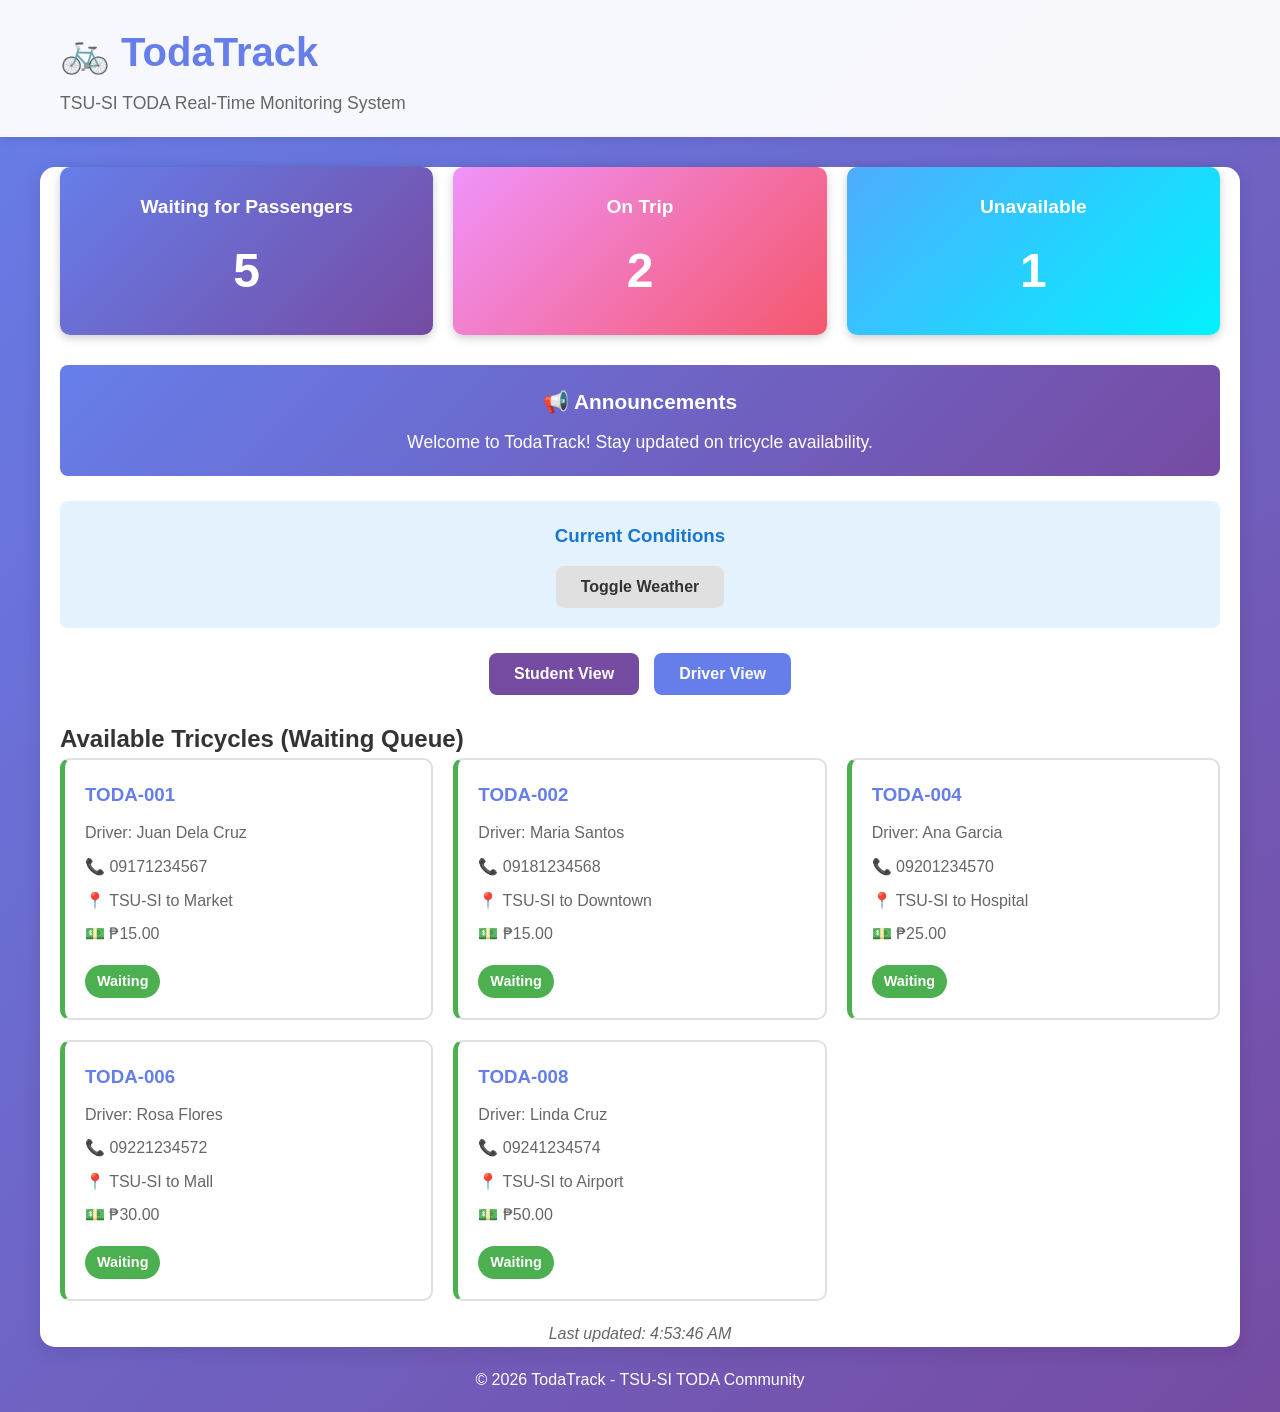
<file: index.html>
<!DOCTYPE html>
<html lang="en">
<head>
    <meta charset="UTF-8">
    <meta name="viewport" content="width=device-width, initial-scale=1.0">
    <title>TodaTrack - Real-Time Tricycle Monitoring System</title>
    <link rel="stylesheet" href="styles.css">
</head>
<body>
    <header>
        <div class="container">
            <h1>🚲 TodaTrack</h1>
            <p class="subtitle">TSU-SI TODA Real-Time Monitoring System</p>
        </div>
    </header>

    <main class="container">
        <!-- Status Overview Section -->
        <section class="status-overview">
            <div class="status-card available">
                <h3>Waiting for Passengers</h3>
                <p class="count" id="available-count">0</p>
            </div>
            <div class="status-card busy">
                <h3>On Trip</h3>
                <p class="count" id="busy-count">0</p>
            </div>
            <div class="status-card offline">
                <h3>Unavailable</h3>
                <p class="count" id="offline-count">0</p>
            </div>
        </section>

        <!-- Broadcast Message -->
        <section class="broadcast-section">
            <div class="broadcast-box">
                <h3>📢 Announcements</h3>
                <p id="broadcast-message">Loading...</p>
            </div>
        </section>

        <!-- Peak Hour Alert -->
        <section class="alert-section" id="peak-hour-alert" style="display: none;">
            <div class="alert">
                ⚠️ Peak Hour Alert: High demand expected (6:00 PM - 9:00 PM)
            </div>
        </section>

        <!-- Weather Condition -->
        <section class="weather-section">
            <div class="weather-info">
                <h3>Current Conditions</h3>
                <p id="weather-status">Fair Weather</p>
                <button id="weather-toggle" class="btn-secondary">Toggle Weather</button>
            </div>
        </section>

        <!-- View Toggle -->
        <section class="view-toggle">
            <button id="student-view-btn" class="btn-primary active">Student View</button>
            <button id="driver-view-btn" class="btn-primary">Driver View</button>
        </section>

        <!-- Student View -->
        <section id="student-view" class="view-section">
            <h2>Available Tricycles (Waiting Queue)</h2>
            <div id="tricycle-list" class="tricycle-list">
                <!-- Tricycle cards will be dynamically added here -->
            </div>
            <div class="last-updated">
                Last updated: <span id="last-updated-time">--:--:--</span>
            </div>
        </section>

        <!-- Driver View -->
        <section id="driver-view" class="view-section" style="display: none;">
            <h2>Driver Control Panel</h2>
            <div class="driver-controls">
                <div class="form-group">
                    <label for="driver-name">Driver Name:</label>
                    <input type="text" id="driver-name" placeholder="Enter your name">
                </div>
                <div class="form-group">
                    <label for="contact-number">Contact Number:</label>
                    <input type="tel" id="contact-number" placeholder="e.g., 09171234567" pattern="09[0-9]{9}" title="Philippine mobile number (11 digits starting with 09)">
                </div>
                <div class="form-group">
                    <label for="tricycle-number">Plate Number:</label>
                    <input type="text" id="tricycle-number" placeholder="e.g., TODA-001">
                </div>
                <div class="form-group">
                    <label for="default-route">Default Route:</label>
                    <input type="text" id="default-route" placeholder="e.g., TSU-SI to Market">
                </div>
                <div class="form-group">
                    <label for="fare">Base Fare (₱):</label>
                    <input type="number" id="fare" placeholder="15.00" step="0.01" min="0">
                </div>
                <div class="form-group">
                    <label for="status-select">Status:</label>
                    <select id="status-select">
                        <option value="waiting">Waiting for Passengers</option>
                        <option value="on_trip">On Trip</option>
                        <option value="unavailable">Unavailable</option>
                    </select>
                </div>
                <button id="update-status-btn" class="btn-primary">Update Status</button>
                <button id="register-driver-btn" class="btn-secondary">Register New Driver</button>
            </div>
            <div id="driver-message" class="message"></div>
            
            <!-- Broadcast Message Management -->
            <div class="broadcast-management">
                <h3>Broadcast Message</h3>
                <textarea id="broadcast-input" rows="3" placeholder="Enter announcement message for students..."></textarea>
                <button id="update-broadcast-btn" class="btn-primary">Update Broadcast</button>
            </div>
        </section>
    </main>

    <footer>
        <div class="container">
            <p>&copy; 2026 TodaTrack - TSU-SI TODA Community</p>
        </div>
    </footer>

    <script src="script.js"></script>
</body>
</html>
</file>
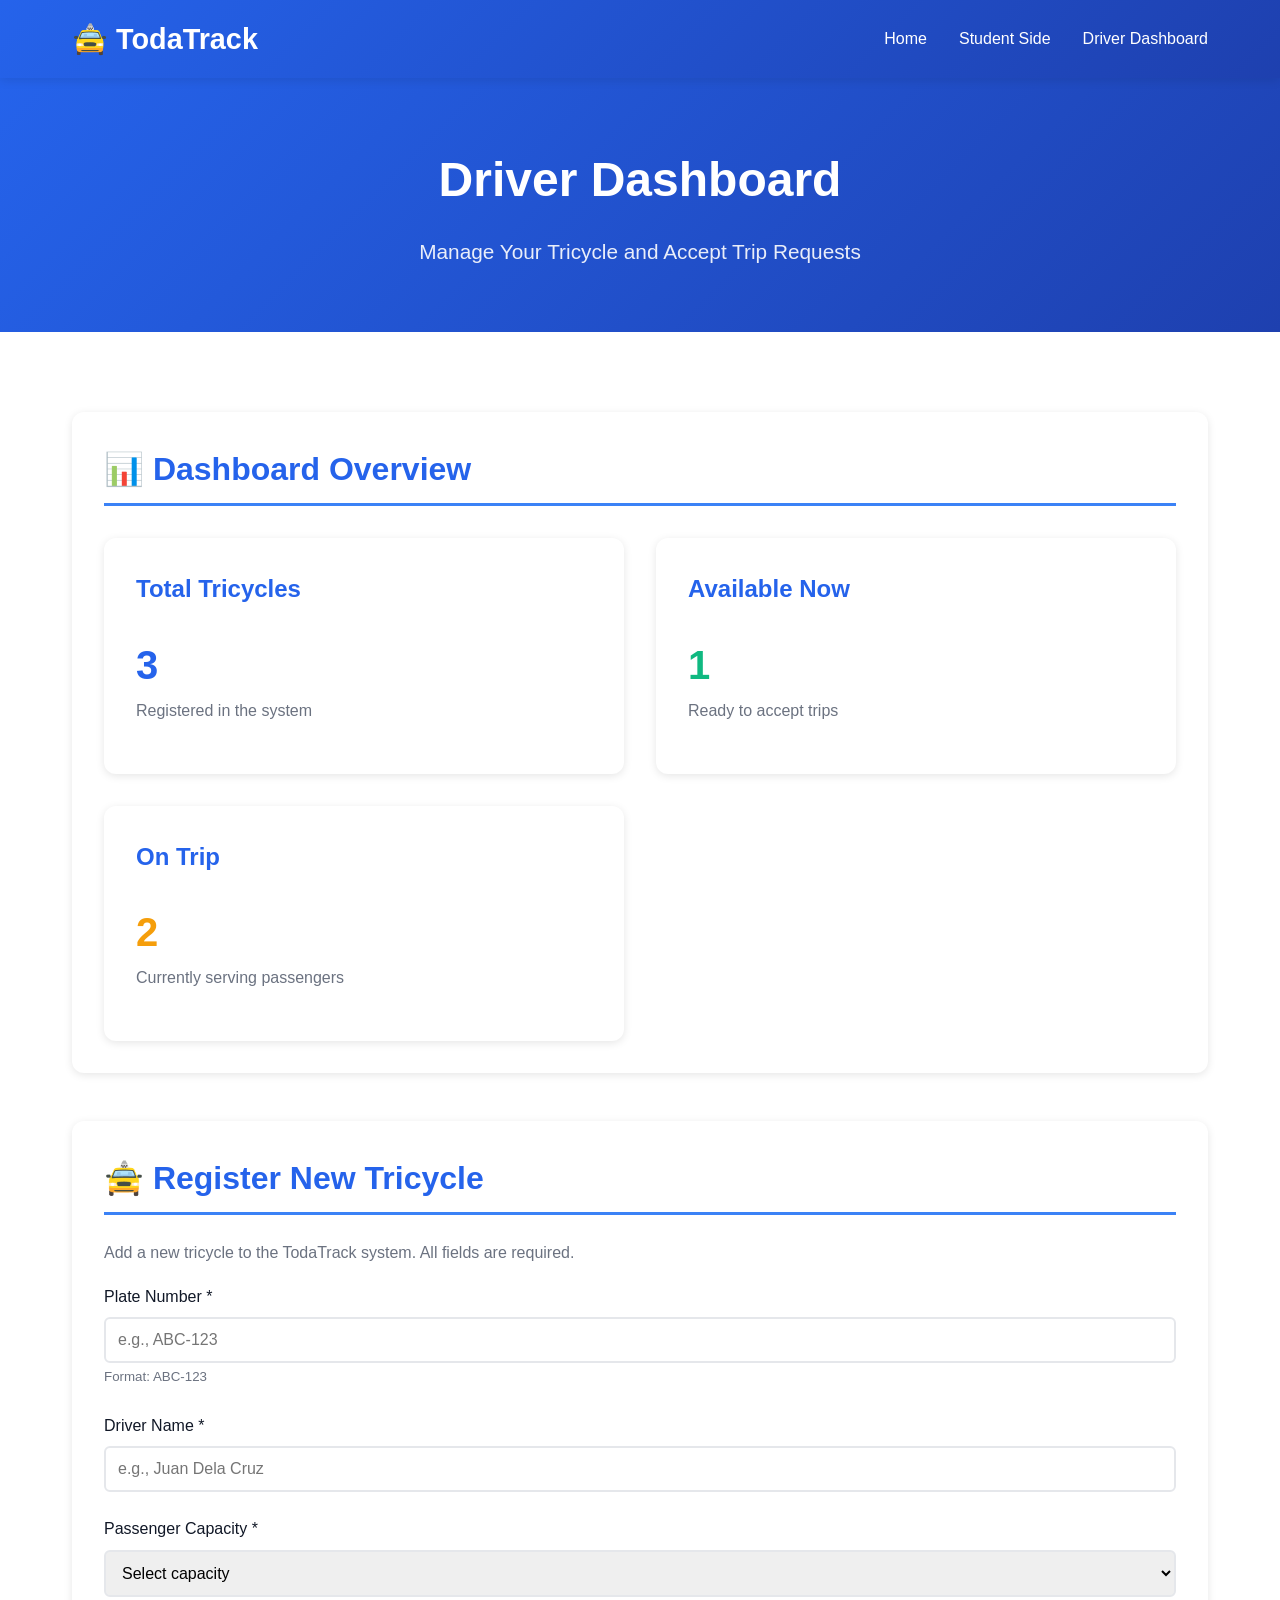
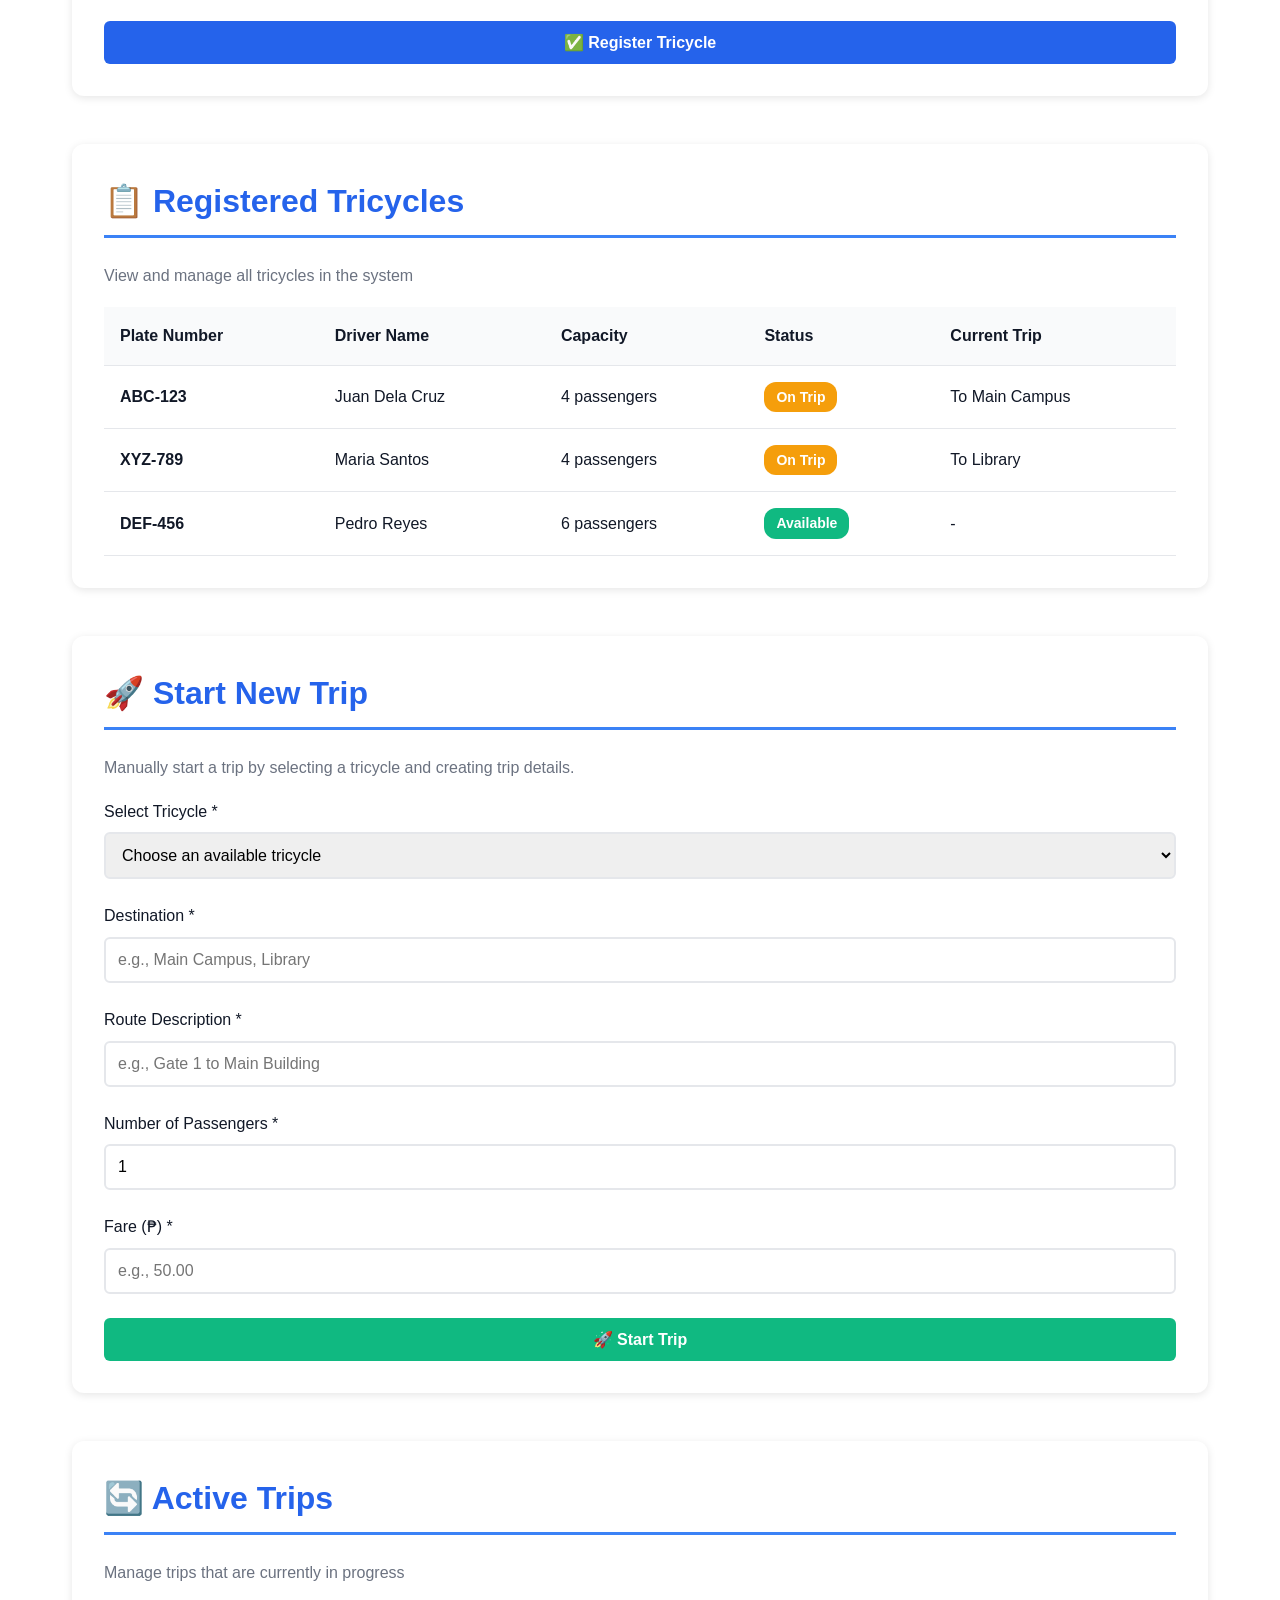
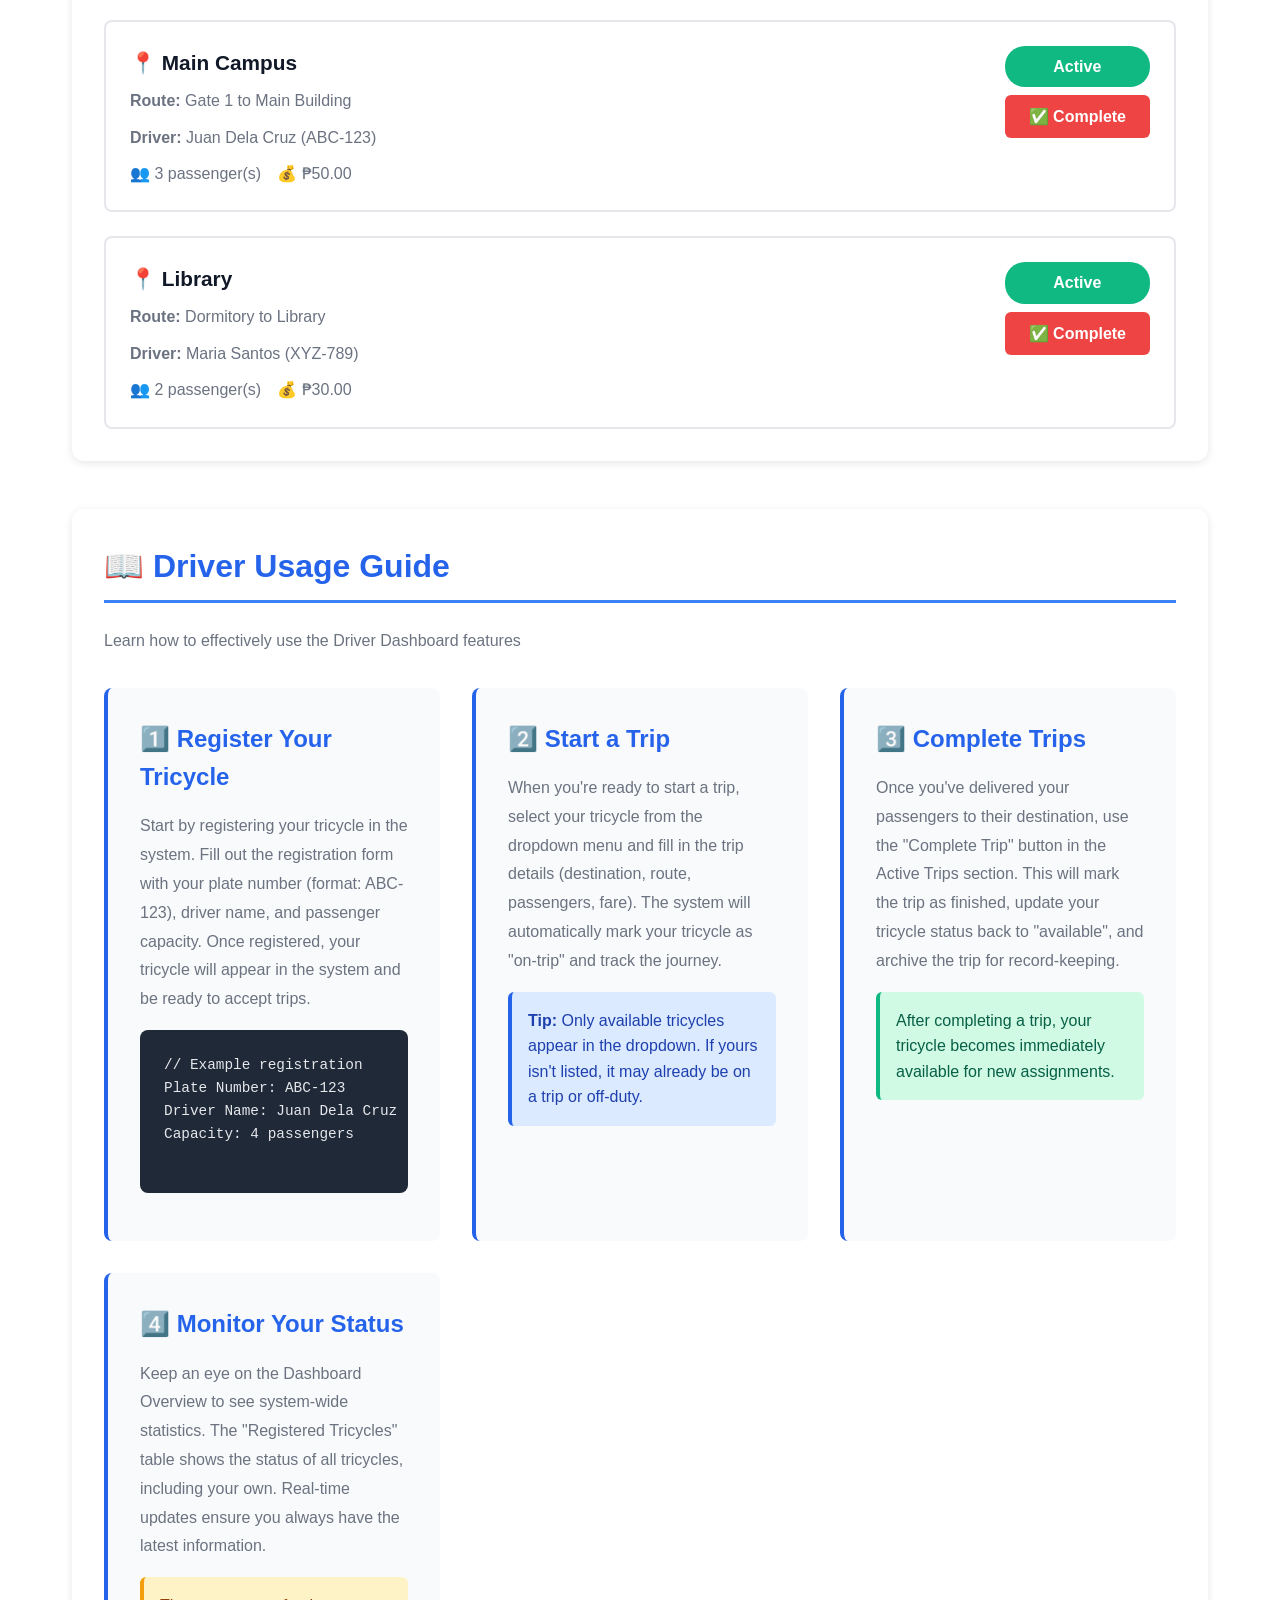
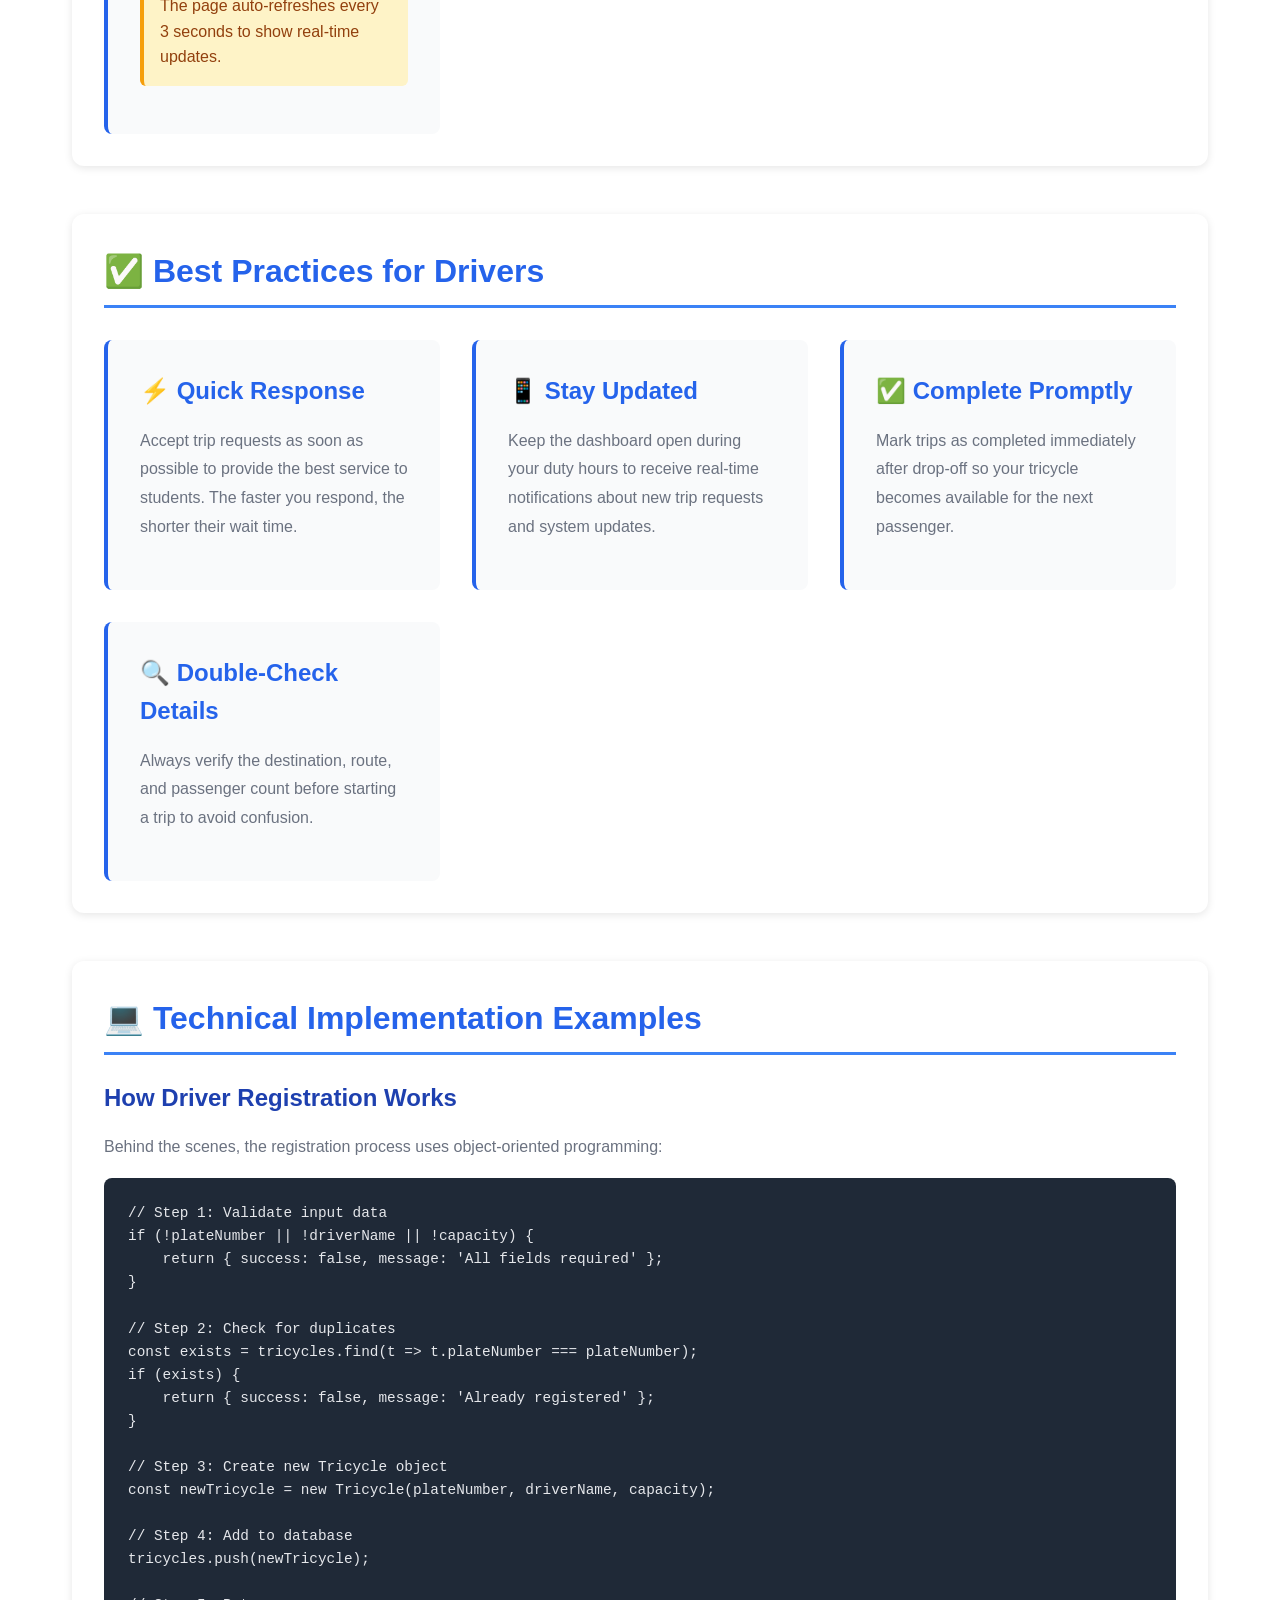
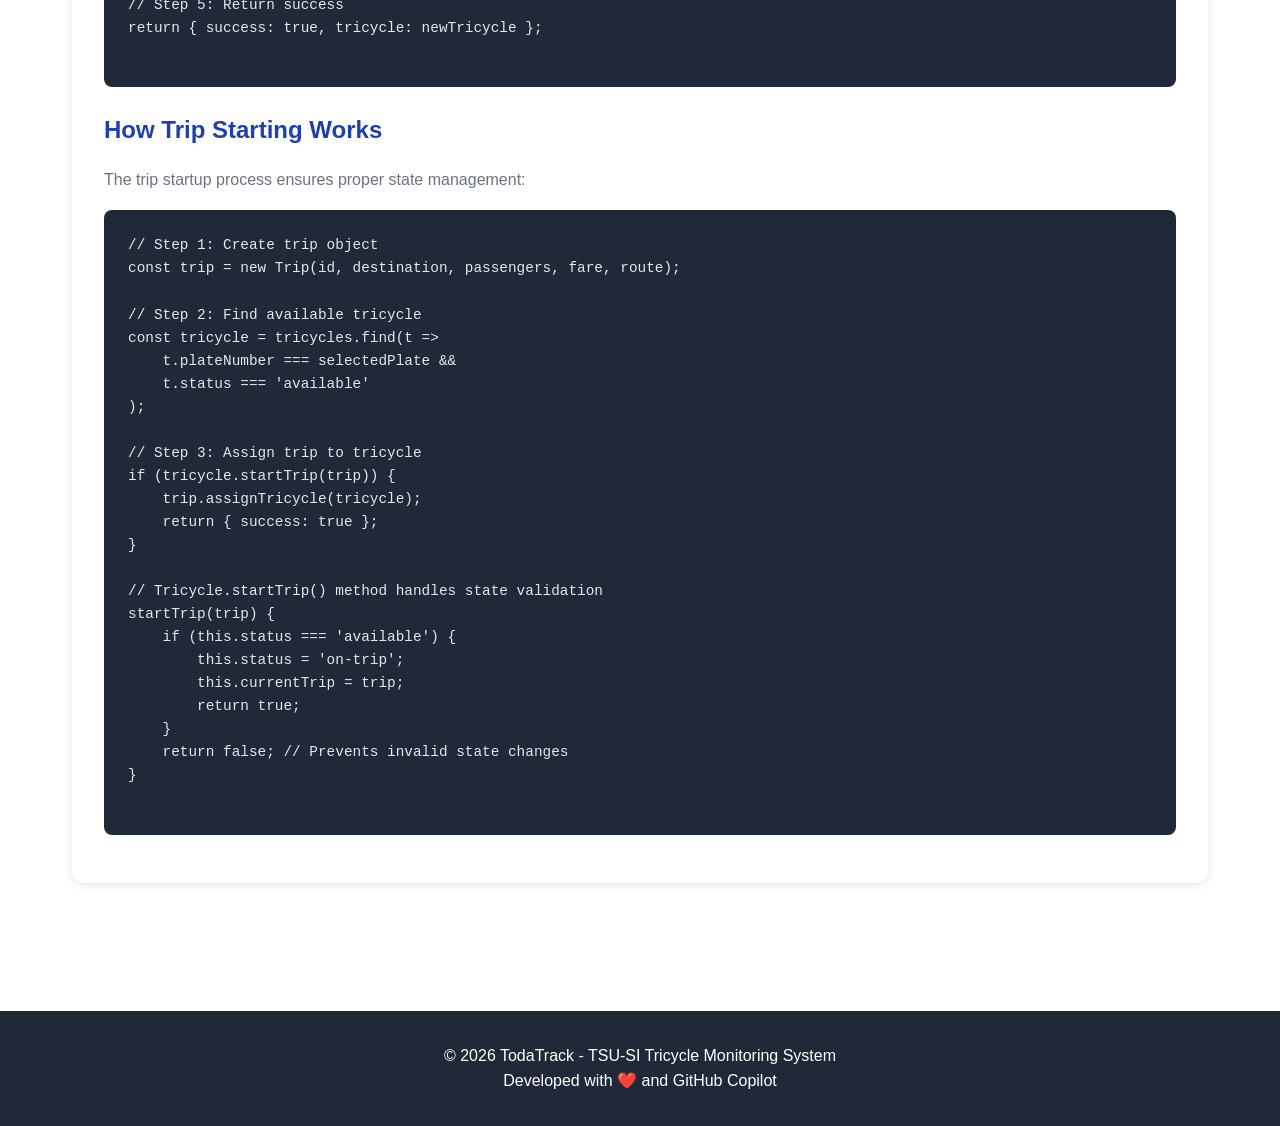
<file: driver.html>
<!DOCTYPE html>
<html lang="en">
<head>
    <meta charset="UTF-8">
    <meta name="viewport" content="width=device-width, initial-scale=1.0">
    <meta name="description" content="TodaTrack Driver Dashboard - Manage trips and tricycle operations">
    <title>Driver Dashboard - TodaTrack</title>
    <link rel="stylesheet" href="css/style.css">
</head>
<body>
    <!-- Header & Navigation -->
    <header>
        <nav>
            <a href="index.html" class="logo">🚖 TodaTrack</a>
            <ul class="nav-links">
                <li><a href="index.html">Home</a></li>
                <li><a href="student.html">Student Side</a></li>
                <li><a href="driver.html">Driver Dashboard</a></li>
            </ul>
        </nav>
    </header>

    <!-- Hero Section -->
    <section class="hero">
        <h1>Driver Dashboard</h1>
        <p>Manage Your Tricycle and Accept Trip Requests</p>
    </section>

    <!-- Main Content -->
    <div class="container">
        <!-- Dashboard Overview -->
        <section class="section">
            <h2>📊 Dashboard Overview</h2>
            <div class="dashboard">
                <div class="dashboard-card">
                    <h3>Total Tricycles</h3>
                    <div style="font-size: 2.5rem; font-weight: bold; color: var(--primary-color);" id="total-tricycles">
                        0
                    </div>
                    <p>Registered in the system</p>
                </div>
                <div class="dashboard-card">
                    <h3>Available Now</h3>
                    <div style="font-size: 2.5rem; font-weight: bold; color: var(--success-color);" id="available-tricycles">
                        0
                    </div>
                    <p>Ready to accept trips</p>
                </div>
                <div class="dashboard-card">
                    <h3>On Trip</h3>
                    <div style="font-size: 2.5rem; font-weight: bold; color: var(--warning-color);" id="on-trip-tricycles">
                        0
                    </div>
                    <p>Currently serving passengers</p>
                </div>
            </div>
        </section>

        <!-- Register Tricycle Section -->
        <section class="section">
            <h2>🚖 Register New Tricycle</h2>
            <p>Add a new tricycle to the TodaTrack system. All fields are required.</p>
            
            <form id="register-form">
                <div class="form-group">
                    <label for="plate-number">Plate Number *</label>
                    <input type="text" id="plate-number" name="plate-number" 
                           placeholder="e.g., ABC-123" required pattern="[A-Z]{3}-[0-9]{3}"
                           title="Format: ABC-123 (3 uppercase letters, dash, 3 numbers)">
                    <small style="color: var(--text-light);">Format: ABC-123</small>
                </div>
                
                <div class="form-group">
                    <label for="driver-name">Driver Name *</label>
                    <input type="text" id="driver-name" name="driver-name" 
                           placeholder="e.g., Juan Dela Cruz" required>
                </div>
                
                <div class="form-group">
                    <label for="capacity">Passenger Capacity *</label>
                    <select id="capacity" name="capacity" required>
                        <option value="">Select capacity</option>
                        <option value="2">2 passengers</option>
                        <option value="4">4 passengers</option>
                        <option value="6">6 passengers</option>
                        <option value="8">8 passengers</option>
                    </select>
                </div>
                
                <button type="submit" class="btn btn-primary btn-block">
                    ✅ Register Tricycle
                </button>
            </form>
        </section>

        <!-- Registered Tricycles Section -->
        <section class="section">
            <h2>📋 Registered Tricycles</h2>
            <p>View and manage all tricycles in the system</p>
            
            <div id="tricycles-table-container">
                <table>
                    <thead>
                        <tr>
                            <th>Plate Number</th>
                            <th>Driver Name</th>
                            <th>Capacity</th>
                            <th>Status</th>
                            <th>Current Trip</th>
                        </tr>
                    </thead>
                    <tbody id="driver-tricycles-tbody">
                        <!-- Tricycles will be populated here -->
                    </tbody>
                </table>
            </div>
            <div id="no-driver-tricycles" style="display: none; text-align: center; padding: 2rem; color: var(--text-light);">
                <p>No tricycles registered yet. Use the form above to register your first tricycle.</p>
            </div>
        </section>

        <!-- Start Trip Section -->
        <section class="section">
            <h2>🚀 Start New Trip</h2>
            <p>Manually start a trip by selecting a tricycle and creating trip details.</p>
            
            <form id="start-trip-form">
                <div class="form-group">
                    <label for="select-tricycle">Select Tricycle *</label>
                    <select id="select-tricycle" name="select-tricycle" required>
                        <option value="">Choose an available tricycle</option>
                    </select>
                </div>
                
                <div class="form-group">
                    <label for="trip-destination">Destination *</label>
                    <input type="text" id="trip-destination" name="trip-destination" 
                           placeholder="e.g., Main Campus, Library" required>
                </div>
                
                <div class="form-group">
                    <label for="trip-route">Route Description *</label>
                    <input type="text" id="trip-route" name="trip-route" 
                           placeholder="e.g., Gate 1 to Main Building" required>
                </div>
                
                <div class="form-group">
                    <label for="trip-passengers">Number of Passengers *</label>
                    <input type="number" id="trip-passengers" name="trip-passengers" 
                           min="1" max="10" value="1" required>
                </div>
                
                <div class="form-group">
                    <label for="trip-fare">Fare (₱) *</label>
                    <input type="number" id="trip-fare" name="trip-fare" 
                           min="0" step="0.01" placeholder="e.g., 50.00" required>
                </div>
                
                <button type="submit" class="btn btn-success btn-block">
                    🚀 Start Trip
                </button>
            </form>
        </section>

        <!-- Active Trips Section -->
        <section class="section">
            <h2>🔄 Active Trips</h2>
            <p>Manage trips that are currently in progress</p>
            
            <div id="driver-active-trips-container" class="trip-list">
                <!-- Active trips will be populated here -->
            </div>
            <div id="no-driver-active-trips" style="display: none; text-align: center; padding: 2rem; color: var(--text-light);">
                <p>No active trips at the moment</p>
            </div>
        </section>

        <!-- Usage Guide Section -->
        <section class="section">
            <h2>📖 Driver Usage Guide</h2>
            <p>Learn how to effectively use the Driver Dashboard features</p>
            
            <div class="features-grid">
                <div class="feature-card">
                    <h3>1️⃣ Register Your Tricycle</h3>
                    <p>
                        Start by registering your tricycle in the system. Fill out the registration form 
                        with your plate number (format: ABC-123), driver name, and passenger capacity. 
                        Once registered, your tricycle will appear in the system and be ready to accept trips.
                    </p>
                    <div class="code-block" style="margin-top: 1rem;">
                        <pre>
// Example registration
Plate Number: ABC-123
Driver Name: Juan Dela Cruz
Capacity: 4 passengers
                        </pre>
                    </div>
                </div>

                <div class="feature-card">
                    <h3>2️⃣ Start a Trip</h3>
                    <p>
                        When you're ready to start a trip, select your tricycle from the dropdown menu 
                        and fill in the trip details (destination, route, passengers, fare). The system 
                        will automatically mark your tricycle as "on-trip" and track the journey.
                    </p>
                    <div class="alert alert-info" style="margin-top: 1rem;">
                        <strong>Tip:</strong> Only available tricycles appear in the dropdown. If yours 
                        isn't listed, it may already be on a trip or off-duty.
                    </div>
                </div>

                <div class="feature-card">
                    <h3>3️⃣ Complete Trips</h3>
                    <p>
                        Once you've delivered your passengers to their destination, use the "Complete Trip" 
                        button in the Active Trips section. This will mark the trip as finished, update your 
                        tricycle status back to "available", and archive the trip for record-keeping.
                    </p>
                    <div class="alert alert-success" style="margin-top: 1rem;">
                        After completing a trip, your tricycle becomes immediately available for new assignments.
                    </div>
                </div>

                <div class="feature-card">
                    <h3>4️⃣ Monitor Your Status</h3>
                    <p>
                        Keep an eye on the Dashboard Overview to see system-wide statistics. The "Registered 
                        Tricycles" table shows the status of all tricycles, including your own. Real-time 
                        updates ensure you always have the latest information.
                    </p>
                    <div class="alert alert-warning" style="margin-top: 1rem;">
                        The page auto-refreshes every 3 seconds to show real-time updates.
                    </div>
                </div>
            </div>
        </section>

        <!-- Best Practices Section -->
        <section class="section">
            <h2>✅ Best Practices for Drivers</h2>
            <div class="features-grid">
                <div class="feature-card">
                    <h3>⚡ Quick Response</h3>
                    <p>Accept trip requests as soon as possible to provide the best service to students. The faster you respond, the shorter their wait time.</p>
                </div>
                <div class="feature-card">
                    <h3>📱 Stay Updated</h3>
                    <p>Keep the dashboard open during your duty hours to receive real-time notifications about new trip requests and system updates.</p>
                </div>
                <div class="feature-card">
                    <h3>✅ Complete Promptly</h3>
                    <p>Mark trips as completed immediately after drop-off so your tricycle becomes available for the next passenger.</p>
                </div>
                <div class="feature-card">
                    <h3>🔍 Double-Check Details</h3>
                    <p>Always verify the destination, route, and passenger count before starting a trip to avoid confusion.</p>
                </div>
            </div>
        </section>

        <!-- Code Examples Section -->
        <section class="section">
            <h2>💻 Technical Implementation Examples</h2>
            
            <h3>How Driver Registration Works</h3>
            <p>Behind the scenes, the registration process uses object-oriented programming:</p>
            <div class="code-block">
                <pre>
// Step 1: Validate input data
if (!plateNumber || !driverName || !capacity) {
    return { success: false, message: 'All fields required' };
}

// Step 2: Check for duplicates
const exists = tricycles.find(t => t.plateNumber === plateNumber);
if (exists) {
    return { success: false, message: 'Already registered' };
}

// Step 3: Create new Tricycle object
const newTricycle = new Tricycle(plateNumber, driverName, capacity);

// Step 4: Add to database
tricycles.push(newTricycle);

// Step 5: Return success
return { success: true, tricycle: newTricycle };
                </pre>
            </div>

            <h3>How Trip Starting Works</h3>
            <p>The trip startup process ensures proper state management:</p>
            <div class="code-block">
                <pre>
// Step 1: Create trip object
const trip = new Trip(id, destination, passengers, fare, route);

// Step 2: Find available tricycle
const tricycle = tricycles.find(t => 
    t.plateNumber === selectedPlate && 
    t.status === 'available'
);

// Step 3: Assign trip to tricycle
if (tricycle.startTrip(trip)) {
    trip.assignTricycle(tricycle);
    return { success: true };
}

// Tricycle.startTrip() method handles state validation
startTrip(trip) {
    if (this.status === 'available') {
        this.status = 'on-trip';
        this.currentTrip = trip;
        return true;
    }
    return false; // Prevents invalid state changes
}
                </pre>
            </div>
        </section>
    </div>

    <!-- Footer -->
    <footer>
        <p>&copy; 2026 TodaTrack - TSU-SI Tricycle Monitoring System</p>
        <p>Developed with ❤️ and GitHub Copilot</p>
    </footer>

    <script src="js/main.js"></script>
    <script>
        // Driver Dashboard Specific JavaScript

        /**
         * Update dashboard statistics
         */
        function updateDashboardStats() {
            const allTricycles = window.TodaTrack ? 
                (tricycles || []) : [];
            
            const total = allTricycles.length;
            const available = allTricycles.filter(t => t.status === 'available').length;
            const onTrip = allTricycles.filter(t => t.status === 'on-trip').length;
            
            document.getElementById('total-tricycles').textContent = total;
            document.getElementById('available-tricycles').textContent = available;
            document.getElementById('on-trip-tricycles').textContent = onTrip;
        }

        /**
         * Update the tricycles table
         */
        function updateTricyclesTable() {
            const allTricycles = tricycles || [];
            const tbody = document.getElementById('driver-tricycles-tbody');
            const noTricyclesMsg = document.getElementById('no-driver-tricycles');
            const tableContainer = document.getElementById('tricycles-table-container');
            
            if (allTricycles.length === 0) {
                tableContainer.style.display = 'none';
                noTricyclesMsg.style.display = 'block';
            } else {
                tableContainer.style.display = 'block';
                noTricyclesMsg.style.display = 'none';
                
                tbody.innerHTML = allTricycles.map(tricycle => {
                    let statusBadge = '';
                    let statusColor = '';
                    
                    if (tricycle.status === 'available') {
                        statusBadge = 'Available';
                        statusColor = 'badge-success';
                    } else if (tricycle.status === 'on-trip') {
                        statusBadge = 'On Trip';
                        statusColor = 'badge-warning';
                    } else {
                        statusBadge = 'Off Duty';
                        statusColor = 'badge';
                    }
                    
                    const currentTripInfo = tricycle.currentTrip ? 
                        `To ${tricycle.currentTrip.destination}` : '-';
                    
                    return `
                        <tr>
                            <td><strong>${tricycle.plateNumber}</strong></td>
                            <td>${tricycle.driverName}</td>
                            <td>${tricycle.capacity} passengers</td>
                            <td><span class="badge ${statusColor}">${statusBadge}</span></td>
                            <td>${currentTripInfo}</td>
                        </tr>
                    `;
                }).join('');
            }
        }

        /**
         * Update tricycle dropdown options
         */
        function updateTricycleDropdown() {
            const availableTricycles = TodaTrack.getAvailableTricycles();
            const select = document.getElementById('select-tricycle');
            
            // Keep the first default option
            select.innerHTML = '<option value="">Choose an available tricycle</option>';
            
            availableTricycles.forEach(tricycle => {
                const option = document.createElement('option');
                option.value = tricycle.plateNumber;
                option.textContent = `${tricycle.plateNumber} - ${tricycle.driverName} (${tricycle.capacity} seats)`;
                select.appendChild(option);
            });
        }

        /**
         * Update active trips display for drivers
         */
        function updateDriverActiveTrips() {
            const activeTrips = TodaTrack.getActiveTrips();
            const container = document.getElementById('driver-active-trips-container');
            const noTripsMsg = document.getElementById('no-driver-active-trips');
            
            if (activeTrips.length === 0) {
                container.style.display = 'none';
                noTripsMsg.style.display = 'block';
            } else {
                container.style.display = 'grid';
                noTripsMsg.style.display = 'none';
                
                container.innerHTML = activeTrips.map(trip => `
                    <div class="trip-card">
                        <div class="trip-info">
                            <h3>📍 ${trip.destination}</h3>
                            <p style="color: var(--text-light); margin-bottom: 0.5rem;">
                                <strong>Route:</strong> ${trip.route}
                            </p>
                            <p style="color: var(--text-light); margin-bottom: 0.5rem;">
                                <strong>Driver:</strong> ${trip.assignedTricycle.driverName} 
                                (${trip.assignedTricycle.plateNumber})
                            </p>
                            <div class="trip-details">
                                <div class="trip-detail">
                                    <span>👥 ${trip.passengerCount} passenger(s)</span>
                                </div>
                                <div class="trip-detail">
                                    <span>💰 ${TodaTrack.formatCurrency(trip.fare)}</span>
                                </div>
                            </div>
                        </div>
                        <div style="display: flex; flex-direction: column; gap: 0.5rem;">
                            <div class="trip-status status-active">
                                Active
                            </div>
                            <button class="btn btn-danger" onclick="handleCompleteTrip(${trip.id})">
                                ✅ Complete
                            </button>
                        </div>
                    </div>
                `).join('');
            }
        }

        /**
         * Update all driver dashboard displays
         */
        function updateDriverDashboard() {
            updateDashboardStats();
            updateTricyclesTable();
            updateTricycleDropdown();
            updateDriverActiveTrips();
        }

        /**
         * Handle tricycle registration
         */
        document.getElementById('register-form').addEventListener('submit', function(e) {
            e.preventDefault();
            
            const plateNumber = document.getElementById('plate-number').value.toUpperCase();
            const driverName = document.getElementById('driver-name').value;
            const capacity = parseInt(document.getElementById('capacity').value);
            
            const result = TodaTrack.registerDriver(plateNumber, driverName, capacity);
            
            if (result.success) {
                TodaTrack.showMessage(result.message, 'success');
                document.getElementById('register-form').reset();
                updateDriverDashboard();
            } else {
                TodaTrack.showMessage(result.message, 'error');
            }
        });

        /**
         * Handle trip start
         */
        document.getElementById('start-trip-form').addEventListener('submit', function(e) {
            e.preventDefault();
            
            const plateNumber = document.getElementById('select-tricycle').value;
            const destination = document.getElementById('trip-destination').value;
            const route = document.getElementById('trip-route').value;
            const passengers = parseInt(document.getElementById('trip-passengers').value);
            const fare = parseFloat(document.getElementById('trip-fare').value);
            
            if (!plateNumber) {
                TodaTrack.showMessage('Please select a tricycle', 'error');
                return;
            }
            
            // Create trip
            const tripResult = TodaTrack.createTrip(destination, passengers, fare, route);
            
            if (tripResult.success) {
                // Assign to selected tricycle
                const assignResult = TodaTrack.assignTripToTricycle(tripResult.trip.id, plateNumber);
                
                if (assignResult.success) {
                    TodaTrack.showMessage('Trip started successfully!', 'success');
                    document.getElementById('start-trip-form').reset();
                    updateDriverDashboard();
                } else {
                    TodaTrack.showMessage(assignResult.message, 'error');
                }
            } else {
                TodaTrack.showMessage(tripResult.message, 'error');
            }
        });

        /**
         * Handle trip completion
         */
        function handleCompleteTrip(tripId) {
            const result = TodaTrack.completeTrip(tripId);
            
            if (result.success) {
                TodaTrack.showMessage('Trip completed successfully!', 'success');
                updateDriverDashboard();
            } else {
                TodaTrack.showMessage(result.message, 'error');
            }
        }

        // Make function globally available
        window.handleCompleteTrip = handleCompleteTrip;

        // Initialize sample data
        TodaTrack.initializeSampleData();

        // Initial dashboard update
        updateDriverDashboard();

        // Start real-time updates
        TodaTrack.startRealTimeUpdates();

        // Make update function available globally for real-time updates
        window.updateDriverDashboard = updateDriverDashboard;
    </script>
</body>
</html>
</file>
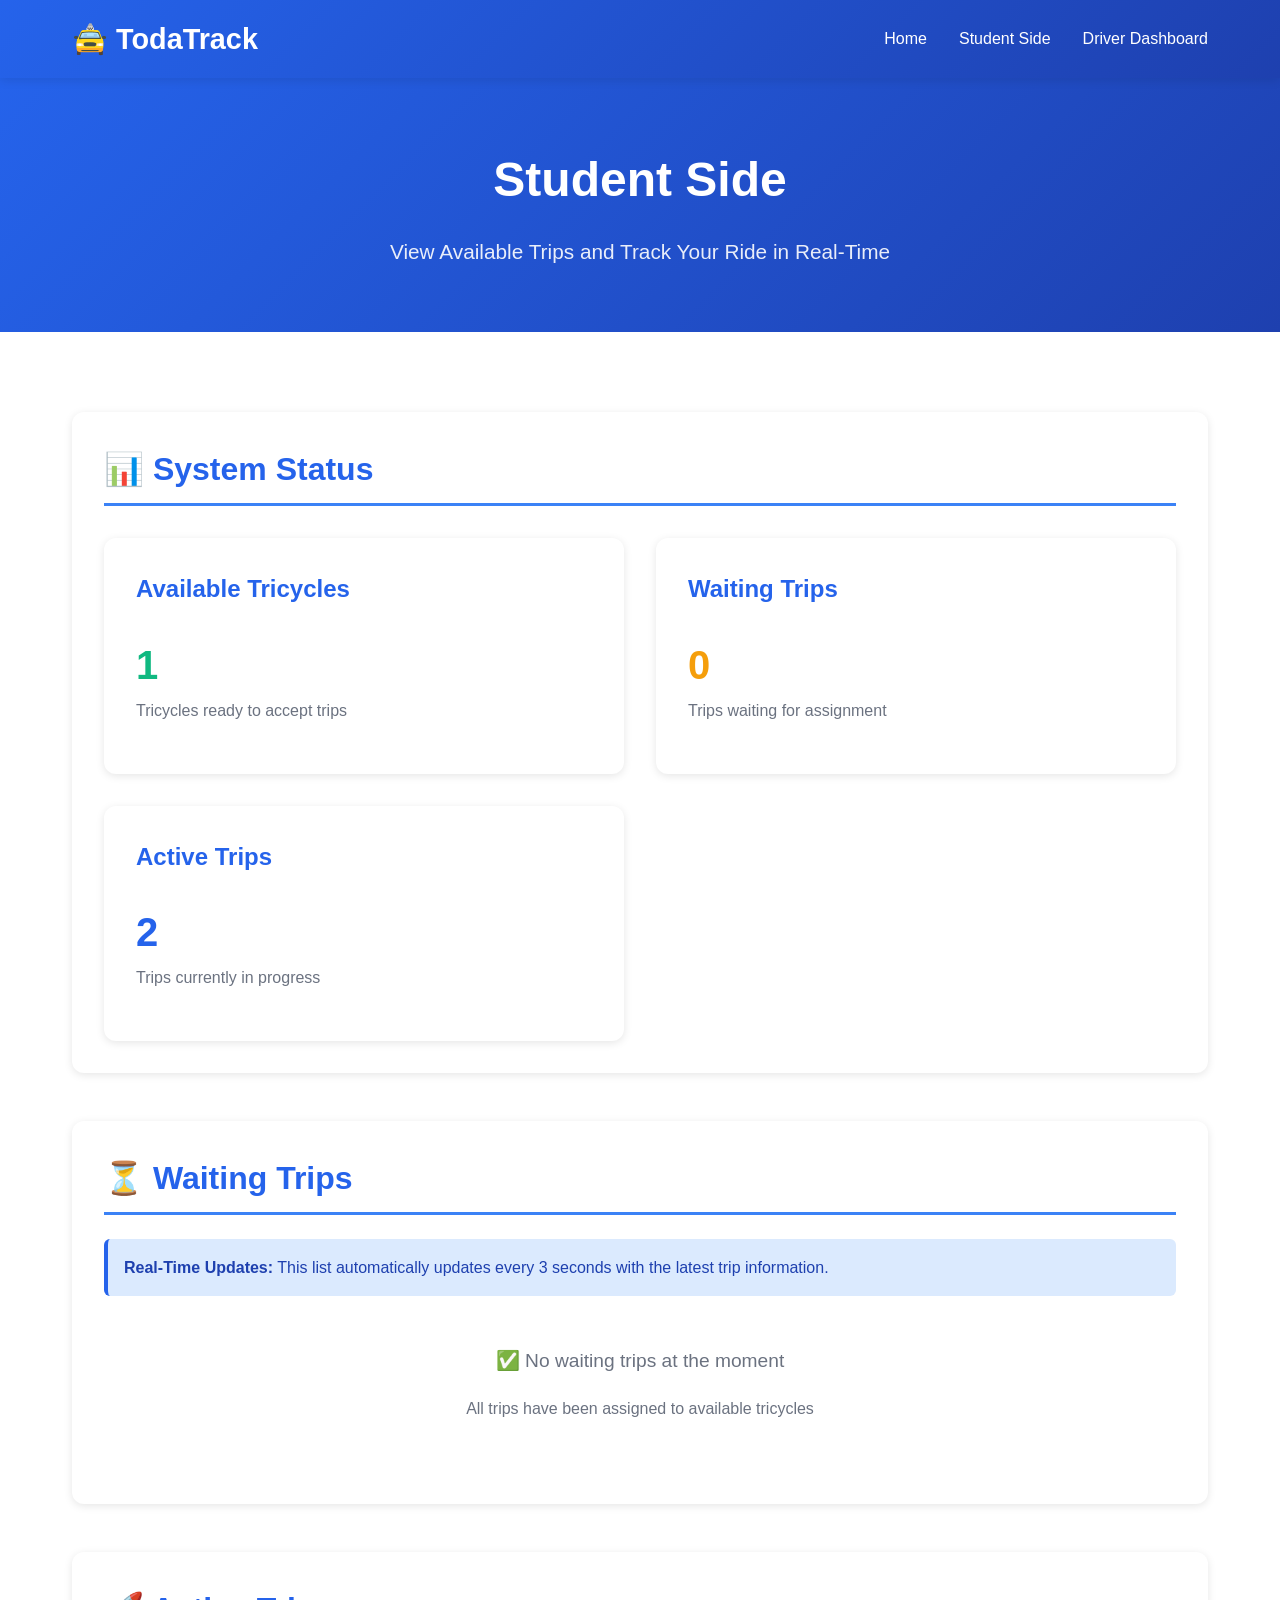
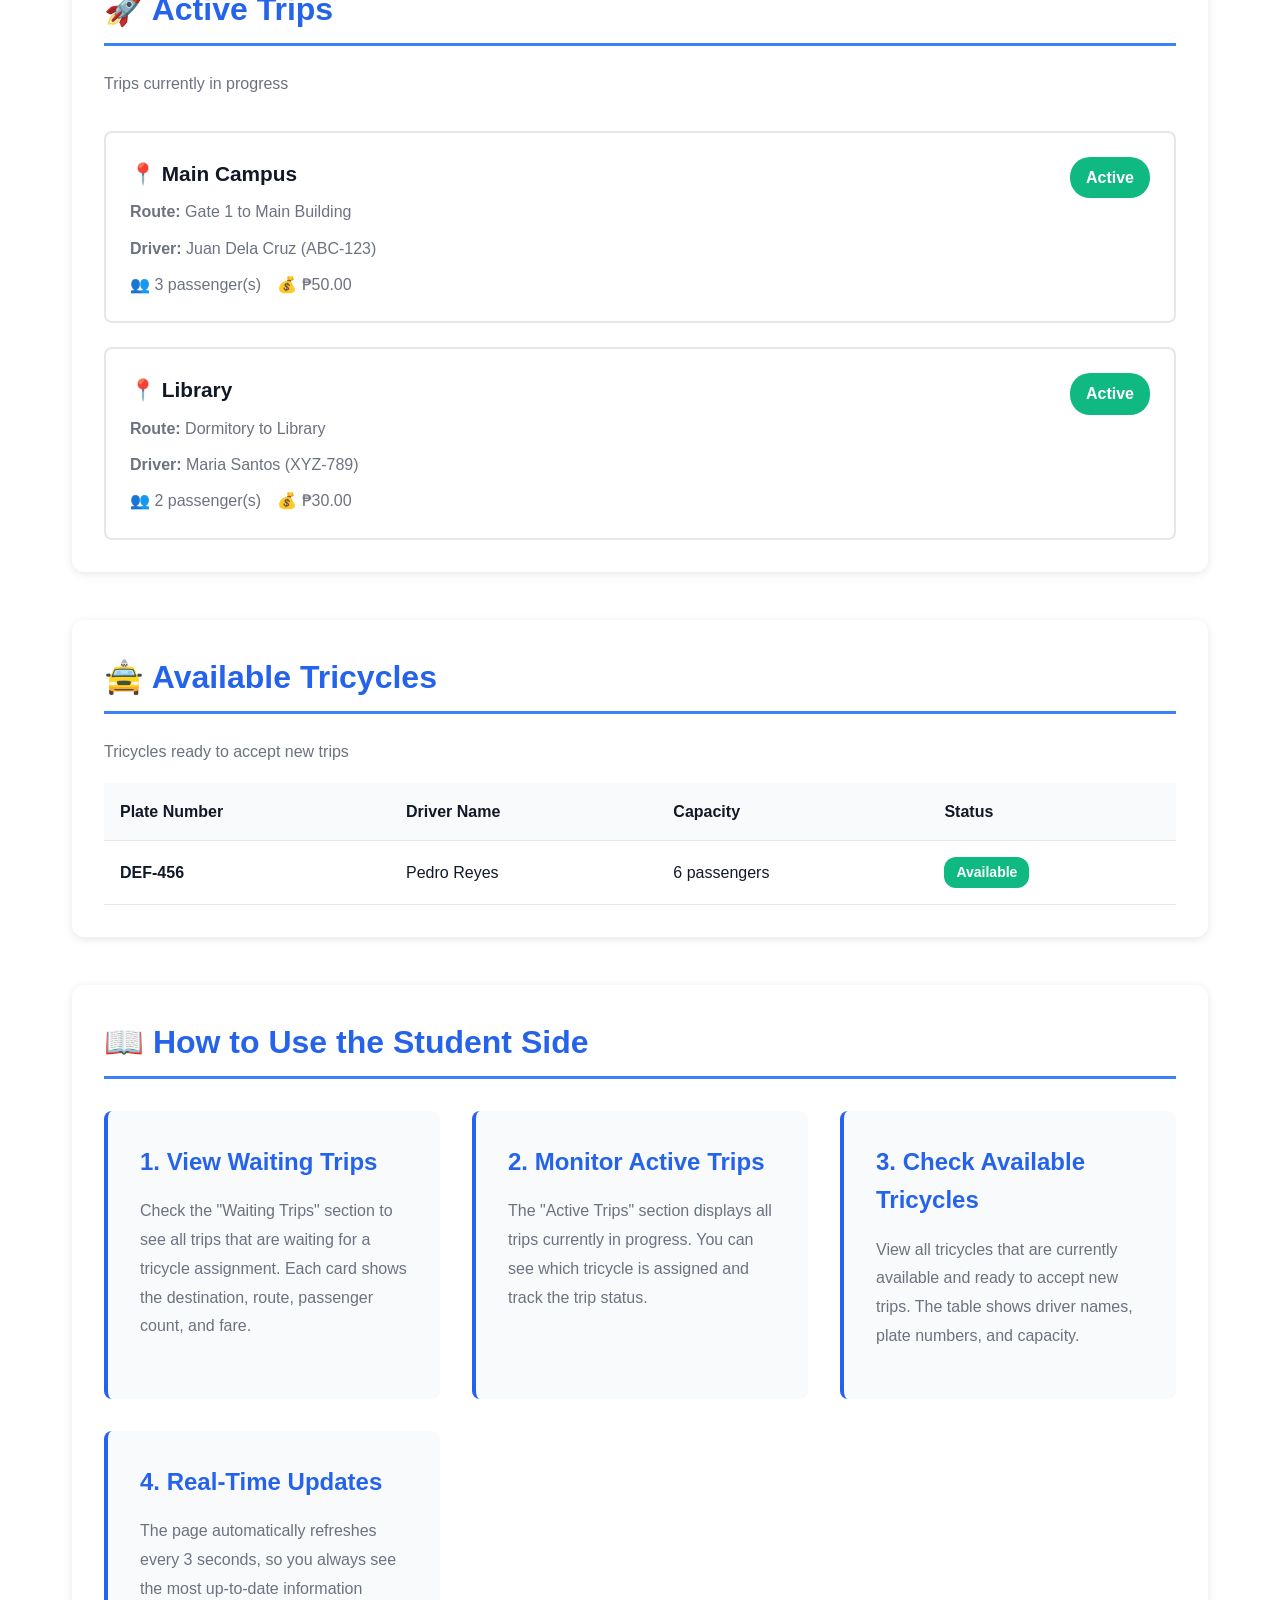
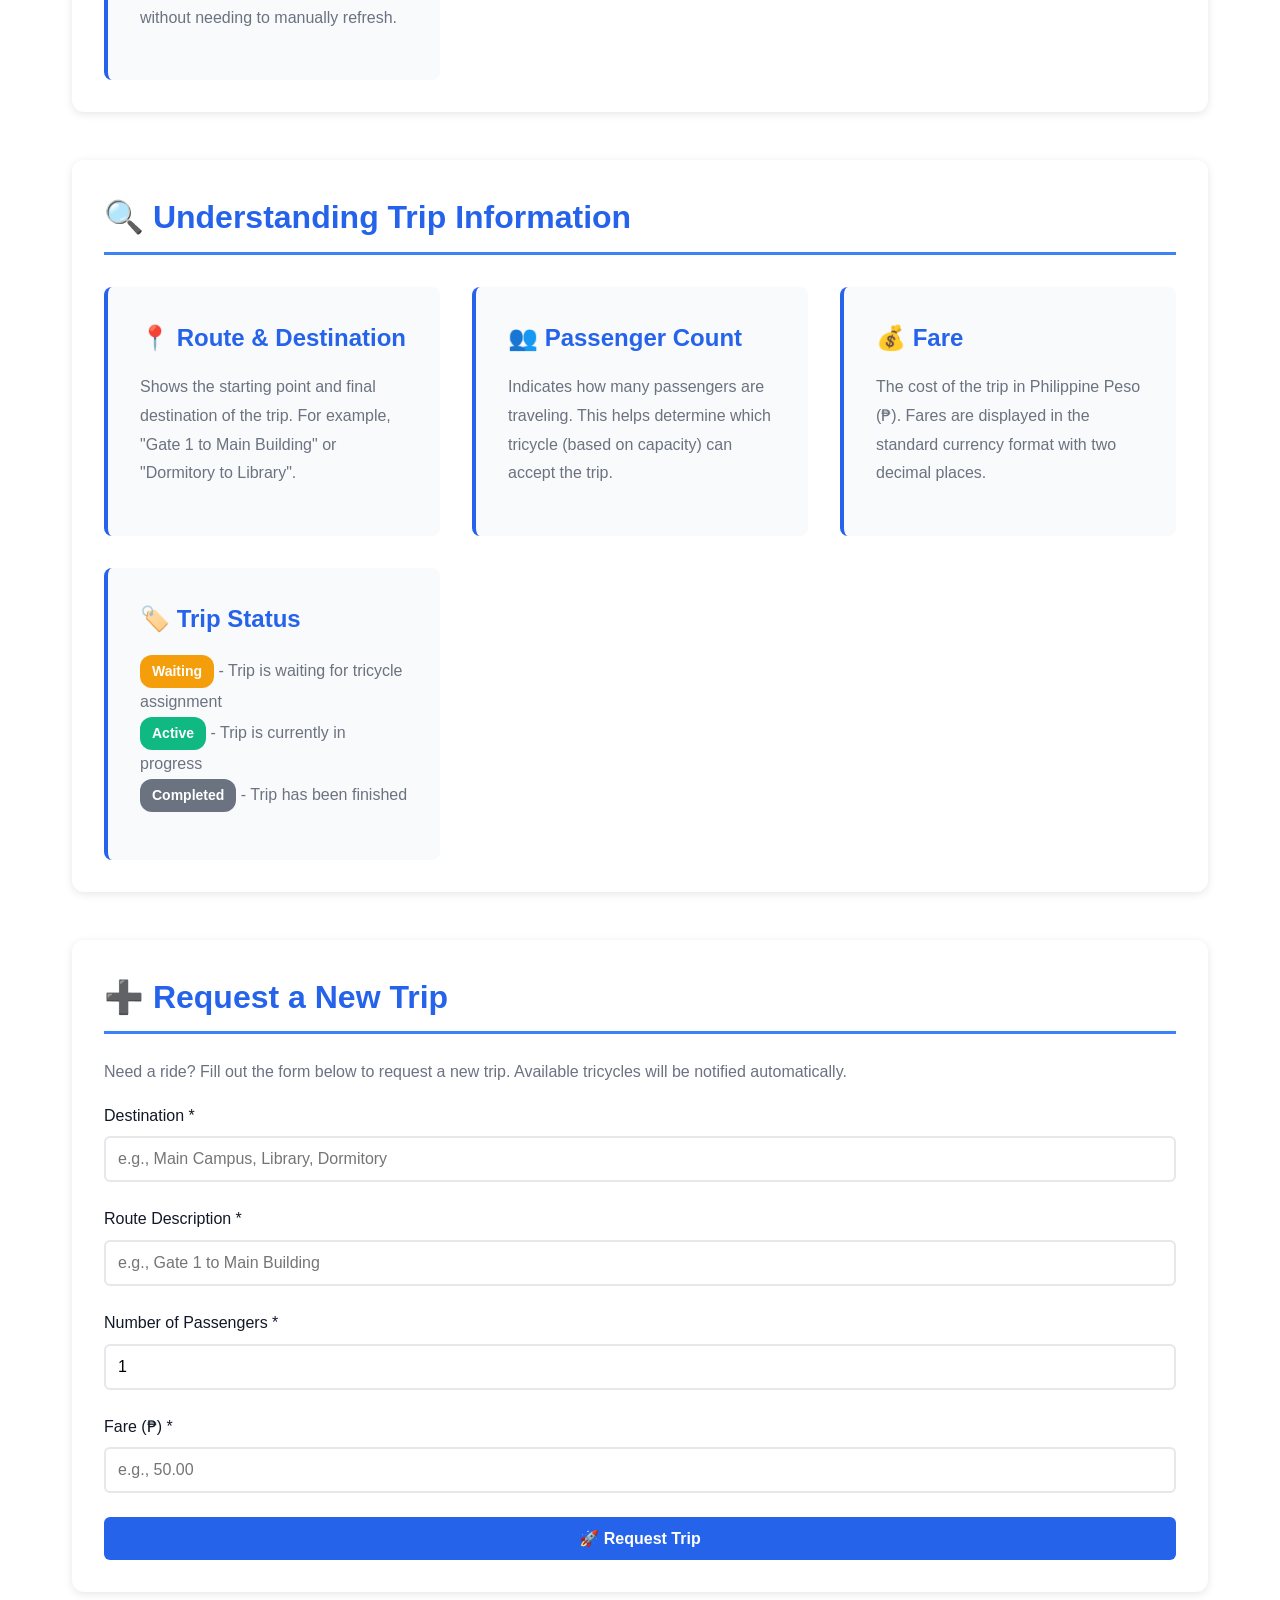
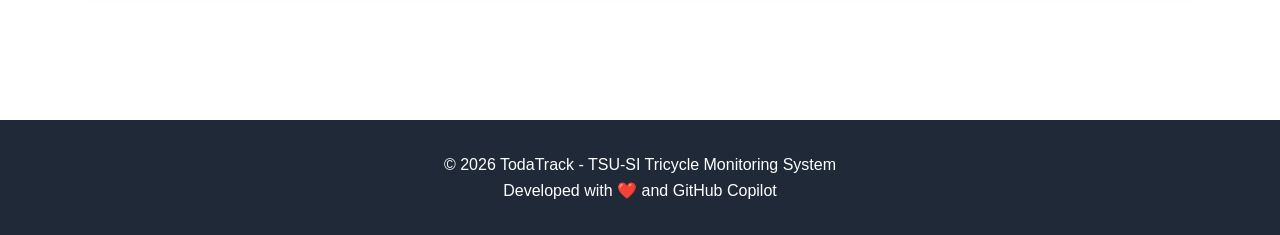
<file: student.html>
<!DOCTYPE html>
<html lang="en">
<head>
    <meta charset="UTF-8">
    <meta name="viewport" content="width=device-width, initial-scale=1.0">
    <meta name="description" content="TodaTrack Student Side - View available trips and tricycles">
    <title>Student Side - TodaTrack</title>
    <link rel="stylesheet" href="css/style.css">
</head>
<body>
    <!-- Header & Navigation -->
    <header>
        <nav>
            <a href="index.html" class="logo">🚖 TodaTrack</a>
            <ul class="nav-links">
                <li><a href="index.html">Home</a></li>
                <li><a href="student.html">Student Side</a></li>
                <li><a href="driver.html">Driver Dashboard</a></li>
            </ul>
        </nav>
    </header>

    <!-- Hero Section -->
    <section class="hero">
        <h1>Student Side</h1>
        <p>View Available Trips and Track Your Ride in Real-Time</p>
    </section>

    <!-- Main Content -->
    <div class="container">
        <!-- Real-Time Status -->
        <section class="section">
            <h2>📊 System Status</h2>
            <div class="dashboard">
                <div class="dashboard-card">
                    <h3>Available Tricycles</h3>
                    <div style="font-size: 2.5rem; font-weight: bold; color: var(--success-color);" id="available-count">
                        0
                    </div>
                    <p>Tricycles ready to accept trips</p>
                </div>
                <div class="dashboard-card">
                    <h3>Waiting Trips</h3>
                    <div style="font-size: 2.5rem; font-weight: bold; color: var(--warning-color);" id="waiting-count">
                        0
                    </div>
                    <p>Trips waiting for assignment</p>
                </div>
                <div class="dashboard-card">
                    <h3>Active Trips</h3>
                    <div style="font-size: 2.5rem; font-weight: bold; color: var(--primary-color);" id="active-count">
                        0
                    </div>
                    <p>Trips currently in progress</p>
                </div>
            </div>
        </section>

        <!-- Waiting Trips Section -->
        <section class="section">
            <h2>⏳ Waiting Trips</h2>
            <div class="alert alert-info">
                <strong>Real-Time Updates:</strong> This list automatically updates every 3 seconds with the latest trip information.
            </div>
            <div id="waiting-trips-container" class="trip-list">
                <!-- Trips will be populated here by JavaScript -->
            </div>
            <div id="no-waiting-trips" style="display: none; text-align: center; padding: 2rem; color: var(--text-light);">
                <p style="font-size: 1.2rem;">✅ No waiting trips at the moment</p>
                <p>All trips have been assigned to available tricycles</p>
            </div>
        </section>

        <!-- Active Trips Section -->
        <section class="section">
            <h2>🚀 Active Trips</h2>
            <p>Trips currently in progress</p>
            <div id="active-trips-container" class="trip-list">
                <!-- Active trips will be populated here by JavaScript -->
            </div>
            <div id="no-active-trips" style="display: none; text-align: center; padding: 2rem; color: var(--text-light);">
                <p style="font-size: 1.2rem;">No active trips currently</p>
            </div>
        </section>

        <!-- Available Tricycles Section -->
        <section class="section">
            <h2>🚖 Available Tricycles</h2>
            <p>Tricycles ready to accept new trips</p>
            <div id="available-tricycles-container">
                <table>
                    <thead>
                        <tr>
                            <th>Plate Number</th>
                            <th>Driver Name</th>
                            <th>Capacity</th>
                            <th>Status</th>
                        </tr>
                    </thead>
                    <tbody id="tricycles-tbody">
                        <!-- Tricycles will be populated here by JavaScript -->
                    </tbody>
                </table>
            </div>
            <div id="no-tricycles" style="display: none; text-align: center; padding: 2rem; color: var(--text-light);">
                <p>No tricycles available at the moment</p>
            </div>
        </section>

        <!-- How to Use Section -->
        <section class="section">
            <h2>📖 How to Use the Student Side</h2>
            <div class="features-grid">
                <div class="feature-card">
                    <h3>1. View Waiting Trips</h3>
                    <p>Check the "Waiting Trips" section to see all trips that are waiting for a tricycle assignment. Each card shows the destination, route, passenger count, and fare.</p>
                </div>
                <div class="feature-card">
                    <h3>2. Monitor Active Trips</h3>
                    <p>The "Active Trips" section displays all trips currently in progress. You can see which tricycle is assigned and track the trip status.</p>
                </div>
                <div class="feature-card">
                    <h3>3. Check Available Tricycles</h3>
                    <p>View all tricycles that are currently available and ready to accept new trips. The table shows driver names, plate numbers, and capacity.</p>
                </div>
                <div class="feature-card">
                    <h3>4. Real-Time Updates</h3>
                    <p>The page automatically refreshes every 3 seconds, so you always see the most up-to-date information without needing to manually refresh.</p>
                </div>
            </div>
        </section>

        <!-- Trip Details Explanation -->
        <section class="section">
            <h2>🔍 Understanding Trip Information</h2>
            <div class="features-grid">
                <div class="feature-card">
                    <h3>📍 Route & Destination</h3>
                    <p>Shows the starting point and final destination of the trip. For example, "Gate 1 to Main Building" or "Dormitory to Library".</p>
                </div>
                <div class="feature-card">
                    <h3>👥 Passenger Count</h3>
                    <p>Indicates how many passengers are traveling. This helps determine which tricycle (based on capacity) can accept the trip.</p>
                </div>
                <div class="feature-card">
                    <h3>💰 Fare</h3>
                    <p>The cost of the trip in Philippine Peso (₱). Fares are displayed in the standard currency format with two decimal places.</p>
                </div>
                <div class="feature-card">
                    <h3>🏷️ Trip Status</h3>
                    <p>
                        <span class="badge badge-warning">Waiting</span> - Trip is waiting for tricycle assignment<br>
                        <span class="badge badge-success">Active</span> - Trip is currently in progress<br>
                        <span class="badge" style="background: var(--text-light); color: white;">Completed</span> - Trip has been finished
                    </p>
                </div>
            </div>
        </section>

        <!-- Request a Trip Section -->
        <section class="section">
            <h2>➕ Request a New Trip</h2>
            <p>Need a ride? Fill out the form below to request a new trip. Available tricycles will be notified automatically.</p>
            
            <form id="request-trip-form">
                <div class="form-group">
                    <label for="destination">Destination *</label>
                    <input type="text" id="destination" name="destination" 
                           placeholder="e.g., Main Campus, Library, Dormitory" required>
                </div>
                
                <div class="form-group">
                    <label for="route">Route Description *</label>
                    <input type="text" id="route" name="route" 
                           placeholder="e.g., Gate 1 to Main Building" required>
                </div>
                
                <div class="form-group">
                    <label for="passengers">Number of Passengers *</label>
                    <input type="number" id="passengers" name="passengers" 
                           min="1" max="10" value="1" required>
                </div>
                
                <div class="form-group">
                    <label for="fare">Fare (₱) *</label>
                    <input type="number" id="fare" name="fare" 
                           min="0" step="0.01" placeholder="e.g., 50.00" required>
                </div>
                
                <button type="submit" class="btn btn-primary btn-block">
                    🚀 Request Trip
                </button>
            </form>
        </section>
    </div>

    <!-- Footer -->
    <footer>
        <p>&copy; 2026 TodaTrack - TSU-SI Tricycle Monitoring System</p>
        <p>Developed with ❤️ and GitHub Copilot</p>
    </footer>

    <script src="js/main.js"></script>
    <script>
        // Student Side Specific JavaScript

        /**
         * Update the waiting trips display
         */
        function updateWaitingTripsDisplay() {
            const waitingTrips = TodaTrack.getWaitingTrips();
            const container = document.getElementById('waiting-trips-container');
            const noTripsMessage = document.getElementById('no-waiting-trips');
            
            if (waitingTrips.length === 0) {
                container.style.display = 'none';
                noTripsMessage.style.display = 'block';
            } else {
                container.style.display = 'grid';
                noTripsMessage.style.display = 'none';
                
                container.innerHTML = waitingTrips.map(trip => `
                    <div class="trip-card">
                        <div class="trip-info">
                            <h3>📍 ${trip.destination}</h3>
                            <p style="color: var(--text-light); margin-bottom: 0.5rem;">
                                <strong>Route:</strong> ${trip.route}
                            </p>
                            <div class="trip-details">
                                <div class="trip-detail">
                                    <span>👥 ${trip.passengerCount} passenger(s)</span>
                                </div>
                                <div class="trip-detail">
                                    <span>💰 ${TodaTrack.formatCurrency(trip.fare)}</span>
                                </div>
                                <div class="trip-detail">
                                    <span>🕐 ${TodaTrack.formatDateTime(trip.createdAt)}</span>
                                </div>
                            </div>
                        </div>
                        <div>
                            <div class="trip-status status-waiting">
                                Waiting
                            </div>
                        </div>
                    </div>
                `).join('');
            }
            
            // Update counter
            document.getElementById('waiting-count').textContent = waitingTrips.length;
        }

        /**
         * Update the active trips display
         */
        function updateActiveTripsDisplay() {
            const activeTrips = TodaTrack.getActiveTrips();
            const container = document.getElementById('active-trips-container');
            const noTripsMessage = document.getElementById('no-active-trips');
            
            if (activeTrips.length === 0) {
                container.style.display = 'none';
                noTripsMessage.style.display = 'block';
            } else {
                container.style.display = 'grid';
                noTripsMessage.style.display = 'none';
                
                container.innerHTML = activeTrips.map(trip => `
                    <div class="trip-card">
                        <div class="trip-info">
                            <h3>📍 ${trip.destination}</h3>
                            <p style="color: var(--text-light); margin-bottom: 0.5rem;">
                                <strong>Route:</strong> ${trip.route}
                            </p>
                            <p style="color: var(--text-light); margin-bottom: 0.5rem;">
                                <strong>Driver:</strong> ${trip.assignedTricycle ? trip.assignedTricycle.driverName : 'N/A'} 
                                (${trip.assignedTricycle ? trip.assignedTricycle.plateNumber : 'N/A'})
                            </p>
                            <div class="trip-details">
                                <div class="trip-detail">
                                    <span>👥 ${trip.passengerCount} passenger(s)</span>
                                </div>
                                <div class="trip-detail">
                                    <span>💰 ${TodaTrack.formatCurrency(trip.fare)}</span>
                                </div>
                            </div>
                        </div>
                        <div>
                            <div class="trip-status status-active">
                                Active
                            </div>
                        </div>
                    </div>
                `).join('');
            }
            
            // Update counter
            document.getElementById('active-count').textContent = activeTrips.length;
        }

        /**
         * Update the available tricycles display
         */
        function updateAvailableTricyclesDisplay() {
            const availableTricycles = TodaTrack.getAvailableTricycles();
            const tbody = document.getElementById('tricycles-tbody');
            const noTricyclesMessage = document.getElementById('no-tricycles');
            const table = document.getElementById('available-tricycles-container');
            
            if (availableTricycles.length === 0) {
                table.style.display = 'none';
                noTricyclesMessage.style.display = 'block';
            } else {
                table.style.display = 'block';
                noTricyclesMessage.style.display = 'none';
                
                tbody.innerHTML = availableTricycles.map(tricycle => `
                    <tr>
                        <td><strong>${tricycle.plateNumber}</strong></td>
                        <td>${tricycle.driverName}</td>
                        <td>${tricycle.capacity} passengers</td>
                        <td><span class="badge badge-success">Available</span></td>
                    </tr>
                `).join('');
            }
            
            // Update counter
            document.getElementById('available-count').textContent = availableTricycles.length;
        }

        /**
         * Handle trip request form submission
         */
        document.getElementById('request-trip-form').addEventListener('submit', function(e) {
            e.preventDefault();
            
            const destination = document.getElementById('destination').value;
            const route = document.getElementById('route').value;
            const passengers = parseInt(document.getElementById('passengers').value);
            const fare = parseFloat(document.getElementById('fare').value);
            
            const result = TodaTrack.createTrip(destination, passengers, fare, route);
            
            if (result.success) {
                TodaTrack.showMessage(result.message, 'success');
                // Reset form
                document.getElementById('request-trip-form').reset();
                // Update displays
                updateWaitingTripsDisplay();
                updateActiveTripsDisplay();
                updateAvailableTricyclesDisplay();
            } else {
                TodaTrack.showMessage(result.message, 'error');
            }
        });

        // Initialize sample data
        TodaTrack.initializeSampleData();

        // Initial display update
        updateWaitingTripsDisplay();
        updateActiveTripsDisplay();
        updateAvailableTricyclesDisplay();

        // Start real-time updates
        TodaTrack.startRealTimeUpdates();

        // Make update functions available globally for real-time updates
        window.updateWaitingTripsDisplay = updateWaitingTripsDisplay;
        window.updateActiveTripsDisplay = updateActiveTripsDisplay;
        window.updateAvailableTricyclesDisplay = updateAvailableTricyclesDisplay;

        // Also update all displays when real-time update function is called
        window.updateStudentSide = function() {
            updateWaitingTripsDisplay();
            updateActiveTripsDisplay();
            updateAvailableTricyclesDisplay();
        };
    </script>
</body>
</html>
</file>
<file: styles.css>
/* Reset and Base Styles */
* {
    margin: 0;
    padding: 0;
    box-sizing: border-box;
}

body {
    font-family: 'Segoe UI', Tahoma, Geneva, Verdana, sans-serif;
    line-height: 1.6;
    color: #333;
    background: linear-gradient(135deg, #667eea 0%, #764ba2 100%);
    min-height: 100vh;
}

.container {
    max-width: 1200px;
    margin: 0 auto;
    padding: 0 20px;
}

/* Header */
header {
    background: rgba(255, 255, 255, 0.95);
    box-shadow: 0 2px 10px rgba(0, 0, 0, 0.1);
    padding: 20px 0;
    margin-bottom: 30px;
}

header h1 {
    color: #667eea;
    font-size: 2.5em;
    margin-bottom: 5px;
}

.subtitle {
    color: #666;
    font-size: 1.1em;
}

/* Main Content */
main {
    background: white;
    border-radius: 15px;
    padding: 30px;
    margin-bottom: 30px;
    box-shadow: 0 5px 20px rgba(0, 0, 0, 0.1);
}

/* Status Overview */
.status-overview {
    display: grid;
    grid-template-columns: repeat(auto-fit, minmax(250px, 1fr));
    gap: 20px;
    margin-bottom: 30px;
}

.status-card {
    padding: 25px;
    border-radius: 10px;
    text-align: center;
    color: white;
    box-shadow: 0 3px 10px rgba(0, 0, 0, 0.2);
    transition: transform 0.3s ease;
}

.status-card:hover {
    transform: translateY(-5px);
}

.status-card.available {
    background: linear-gradient(135deg, #667eea 0%, #764ba2 100%);
}

.status-card.busy {
    background: linear-gradient(135deg, #f093fb 0%, #f5576c 100%);
}

.status-card.offline {
    background: linear-gradient(135deg, #4facfe 0%, #00f2fe 100%);
}

.status-card h3 {
    font-size: 1.2em;
    margin-bottom: 10px;
}

.status-card .count {
    font-size: 3em;
    font-weight: bold;
}

/* Alert Section */
.alert-section {
    margin-bottom: 25px;
}

.alert {
    background: #fff3cd;
    border: 2px solid #ffc107;
    border-radius: 8px;
    padding: 15px;
    color: #856404;
    font-weight: bold;
    text-align: center;
}

/* Broadcast Section */
.broadcast-section {
    margin-bottom: 25px;
}

.broadcast-box {
    background: linear-gradient(135deg, #667eea 0%, #764ba2 100%);
    border-radius: 8px;
    padding: 20px;
    color: white;
    text-align: center;
}

.broadcast-box h3 {
    margin-bottom: 10px;
    font-size: 1.3em;
}

.broadcast-box p {
    font-size: 1.1em;
    line-height: 1.6;
}

/* Weather Section */
.weather-section {
    margin-bottom: 25px;
}

.weather-info {
    background: #e3f2fd;
    border-radius: 8px;
    padding: 20px;
    text-align: center;
}

.weather-info h3 {
    color: #1976d2;
    margin-bottom: 10px;
}

#weather-status {
    font-size: 1.3em;
    color: #0d47a1;
    margin-bottom: 15px;
}

/* View Toggle */
.view-toggle {
    display: flex;
    gap: 15px;
    margin-bottom: 25px;
    justify-content: center;
}

/* Buttons */
.btn-primary, .btn-secondary {
    padding: 12px 25px;
    border: none;
    border-radius: 8px;
    font-size: 1em;
    cursor: pointer;
    transition: all 0.3s ease;
    font-weight: bold;
}

.btn-primary {
    background: #667eea;
    color: white;
}

.btn-primary:hover {
    background: #5568d3;
    transform: translateY(-2px);
    box-shadow: 0 4px 8px rgba(0, 0, 0, 0.2);
}

.btn-primary.active {
    background: #764ba2;
}

.btn-secondary {
    background: #e0e0e0;
    color: #333;
}

.btn-secondary:hover {
    background: #bdbdbd;
}

/* Tricycle List */
.tricycle-list {
    display: grid;
    grid-template-columns: repeat(auto-fill, minmax(280px, 1fr));
    gap: 20px;
    margin-bottom: 20px;
}

.empty-message {
    text-align: center;
    color: #666;
    padding: 40px 20px;
    font-size: 1.1em;
    grid-column: 1 / -1;
}

.tricycle-card {
    border: 2px solid #e0e0e0;
    border-radius: 10px;
    padding: 20px;
    transition: all 0.3s ease;
}

.tricycle-card:hover {
    border-color: #667eea;
    box-shadow: 0 4px 12px rgba(102, 126, 234, 0.2);
}

.tricycle-card.available {
    border-left: 5px solid #4caf50;
}

.tricycle-card.busy {
    border-left: 5px solid #f44336;
    opacity: 0.7;
}

.tricycle-card.offline {
    border-left: 5px solid #9e9e9e;
    opacity: 0.5;
}

.tricycle-card.waiting {
    border-left: 5px solid #4caf50;
}

.tricycle-card.on_trip {
    border-left: 5px solid #f44336;
    opacity: 0.7;
}

.tricycle-card.unavailable {
    border-left: 5px solid #9e9e9e;
    opacity: 0.5;
}

.tricycle-card h3 {
    color: #667eea;
    margin-bottom: 10px;
}

.tricycle-info {
    margin: 8px 0;
    color: #666;
}

.status-badge {
    display: inline-block;
    padding: 5px 12px;
    border-radius: 20px;
    font-size: 0.9em;
    font-weight: bold;
    margin-top: 10px;
}

.status-badge.available {
    background: #4caf50;
    color: white;
}

.status-badge.busy {
    background: #f44336;
    color: white;
}

.status-badge.offline {
    background: #9e9e9e;
    color: white;
}

.status-badge.waiting {
    background: #4caf50;
    color: white;
}

.status-badge.on_trip {
    background: #f44336;
    color: white;
}

.status-badge.unavailable {
    background: #9e9e9e;
    color: white;
}

/* Last Updated */
.last-updated {
    text-align: center;
    color: #666;
    font-style: italic;
    margin-top: 20px;
}

/* Driver Controls */
.driver-controls {
    max-width: 500px;
    margin: 0 auto;
}

.form-group {
    margin-bottom: 20px;
}

.form-group label {
    display: block;
    margin-bottom: 8px;
    color: #333;
    font-weight: bold;
}

.form-group input,
.form-group select {
    width: 100%;
    padding: 12px;
    border: 2px solid #e0e0e0;
    border-radius: 8px;
    font-size: 1em;
    transition: border-color 0.3s ease;
}

.form-group input:focus,
.form-group select:focus {
    outline: none;
    border-color: #667eea;
}

.driver-controls button {
    width: 100%;
    margin-top: 10px;
}

.broadcast-management {
    margin-top: 30px;
    padding: 20px;
    background: #f5f5f5;
    border-radius: 8px;
}

.broadcast-management h3 {
    color: #667eea;
    margin-bottom: 15px;
}

.broadcast-management textarea {
    width: 100%;
    padding: 12px;
    border: 2px solid #e0e0e0;
    border-radius: 8px;
    font-size: 1em;
    font-family: inherit;
    resize: vertical;
    margin-bottom: 10px;
}

.broadcast-management textarea:focus {
    outline: none;
    border-color: #667eea;
}

.message {
    margin-top: 20px;
    padding: 15px;
    border-radius: 8px;
    text-align: center;
    font-weight: bold;
}

.message.success {
    background: #d4edda;
    color: #155724;
    border: 1px solid #c3e6cb;
}

.message.error {
    background: #f8d7da;
    color: #721c24;
    border: 1px solid #f5c6cb;
}

/* Footer */
footer {
    text-align: center;
    color: white;
    padding: 20px 0;
}

/* Responsive Design */
@media (max-width: 768px) {
    header h1 {
        font-size: 2em;
    }
    
    .subtitle {
        font-size: 1em;
    }
    
    .status-overview {
        grid-template-columns: 1fr;
    }
    
    .view-toggle {
        flex-direction: column;
    }
    
    .tricycle-list {
        grid-template-columns: 1fr;
    }
    
    main {
        padding: 20px;
    }
}

/* Animation */
@keyframes fadeIn {
    from {
        opacity: 0;
        transform: translateY(20px);
    }
    to {
        opacity: 1;
        transform: translateY(0);
    }
}

.view-section {
    animation: fadeIn 0.5s ease;
}
</file>
<file: css/style.css>
/* TodaTrack System - Main Stylesheet */

:root {
    --primary-color: #2563eb;
    --secondary-color: #1e40af;
    --accent-color: #3b82f6;
    --success-color: #10b981;
    --warning-color: #f59e0b;
    --danger-color: #ef4444;
    --dark-bg: #1f2937;
    --light-bg: #f9fafb;
    --text-dark: #111827;
    --text-light: #6b7280;
    --border-color: #e5e7eb;
}

* {
    margin: 0;
    padding: 0;
    box-sizing: border-box;
}

body {
    font-family: 'Segoe UI', Tahoma, Geneva, Verdana, sans-serif;
    line-height: 1.6;
    color: var(--text-dark);
    background-color: #ffffff;
}

/* Header & Navigation */
header {
    background: linear-gradient(135deg, var(--primary-color), var(--secondary-color));
    color: white;
    padding: 1rem 0;
    box-shadow: 0 2px 10px rgba(0,0,0,0.1);
    position: sticky;
    top: 0;
    z-index: 1000;
}

nav {
    max-width: 1200px;
    margin: 0 auto;
    padding: 0 2rem;
    display: flex;
    justify-content: space-between;
    align-items: center;
}

.logo {
    font-size: 1.8rem;
    font-weight: bold;
    text-decoration: none;
    color: white;
}

.nav-links {
    display: flex;
    gap: 2rem;
    list-style: none;
}

.nav-links a {
    color: white;
    text-decoration: none;
    font-weight: 500;
    transition: opacity 0.3s;
}

.nav-links a:hover {
    opacity: 0.8;
}

/* Main Content */
.container {
    max-width: 1200px;
    margin: 0 auto;
    padding: 2rem;
}

/* Hero Section */
.hero {
    background: linear-gradient(135deg, var(--primary-color), var(--secondary-color));
    color: white;
    padding: 4rem 2rem;
    text-align: center;
    margin-bottom: 3rem;
}

.hero h1 {
    font-size: 3rem;
    margin-bottom: 1rem;
}

.hero p {
    font-size: 1.3rem;
    opacity: 0.9;
    max-width: 800px;
    margin: 0 auto;
}

/* Section Styles */
.section {
    margin-bottom: 3rem;
    padding: 2rem;
    background: white;
    border-radius: 12px;
    box-shadow: 0 2px 8px rgba(0,0,0,0.1);
}

.section h2 {
    color: var(--primary-color);
    margin-bottom: 1.5rem;
    font-size: 2rem;
    border-bottom: 3px solid var(--accent-color);
    padding-bottom: 0.5rem;
}

.section h3 {
    color: var(--secondary-color);
    margin-top: 1.5rem;
    margin-bottom: 1rem;
    font-size: 1.5rem;
}

.section p {
    color: var(--text-light);
    margin-bottom: 1rem;
    line-height: 1.8;
}

/* Features Grid */
.features-grid {
    display: grid;
    grid-template-columns: repeat(auto-fit, minmax(300px, 1fr));
    gap: 2rem;
    margin-top: 2rem;
}

.feature-card {
    background: var(--light-bg);
    padding: 2rem;
    border-radius: 8px;
    border-left: 4px solid var(--primary-color);
    transition: transform 0.3s, box-shadow 0.3s;
}

.feature-card:hover {
    transform: translateY(-5px);
    box-shadow: 0 4px 12px rgba(0,0,0,0.15);
}

.feature-card h3 {
    color: var(--primary-color);
    margin-top: 0;
    margin-bottom: 1rem;
}

.feature-card p {
    color: var(--text-light);
}

/* Code Blocks */
.code-block {
    background: var(--dark-bg);
    color: #e5e7eb;
    padding: 1.5rem;
    border-radius: 8px;
    overflow-x: auto;
    margin: 1rem 0;
    font-family: 'Courier New', monospace;
    font-size: 0.9rem;
}

.code-block pre {
    margin: 0;
}

/* Trip Cards */
.trip-list {
    display: grid;
    gap: 1.5rem;
    margin-top: 2rem;
}

.trip-card {
    background: white;
    border: 2px solid var(--border-color);
    border-radius: 8px;
    padding: 1.5rem;
    display: grid;
    grid-template-columns: 1fr auto;
    gap: 1rem;
    transition: border-color 0.3s;
}

.trip-card:hover {
    border-color: var(--primary-color);
}

.trip-info h3 {
    color: var(--text-dark);
    margin: 0 0 0.5rem 0;
    font-size: 1.3rem;
}

.trip-details {
    display: flex;
    flex-wrap: wrap;
    gap: 1rem;
    margin-top: 0.5rem;
}

.trip-detail {
    display: flex;
    align-items: center;
    gap: 0.5rem;
    color: var(--text-light);
}

.trip-status {
    padding: 0.5rem 1rem;
    border-radius: 20px;
    font-weight: bold;
    text-align: center;
}

.status-waiting {
    background: var(--warning-color);
    color: white;
}

.status-active {
    background: var(--success-color);
    color: white;
}

.status-completed {
    background: var(--text-light);
    color: white;
}

/* Dashboard */
.dashboard {
    display: grid;
    grid-template-columns: repeat(auto-fit, minmax(350px, 1fr));
    gap: 2rem;
    margin-top: 2rem;
}

.dashboard-card {
    background: white;
    border-radius: 12px;
    box-shadow: 0 2px 8px rgba(0,0,0,0.1);
    padding: 2rem;
}

.dashboard-card h3 {
    color: var(--primary-color);
    margin-top: 0;
    margin-bottom: 1.5rem;
    font-size: 1.5rem;
}

/* Forms */
.form-group {
    margin-bottom: 1.5rem;
}

.form-group label {
    display: block;
    margin-bottom: 0.5rem;
    color: var(--text-dark);
    font-weight: 500;
}

.form-group input,
.form-group select,
.form-group textarea {
    width: 100%;
    padding: 0.75rem;
    border: 2px solid var(--border-color);
    border-radius: 6px;
    font-size: 1rem;
    transition: border-color 0.3s;
}

.form-group input:focus,
.form-group select:focus,
.form-group textarea:focus {
    outline: none;
    border-color: var(--primary-color);
}

/* Buttons */
.btn {
    display: inline-block;
    padding: 0.75rem 1.5rem;
    border: none;
    border-radius: 6px;
    font-size: 1rem;
    font-weight: 600;
    cursor: pointer;
    transition: all 0.3s;
    text-decoration: none;
    text-align: center;
}

.btn-primary {
    background: var(--primary-color);
    color: white;
}

.btn-primary:hover {
    background: var(--secondary-color);
    transform: translateY(-2px);
    box-shadow: 0 4px 8px rgba(0,0,0,0.2);
}

.btn-success {
    background: var(--success-color);
    color: white;
}

.btn-success:hover {
    background: #059669;
}

.btn-danger {
    background: var(--danger-color);
    color: white;
}

.btn-danger:hover {
    background: #dc2626;
}

.btn-block {
    width: 100%;
}

/* Tables */
table {
    width: 100%;
    border-collapse: collapse;
    margin-top: 1rem;
}

table th,
table td {
    padding: 1rem;
    text-align: left;
    border-bottom: 1px solid var(--border-color);
}

table th {
    background: var(--light-bg);
    color: var(--text-dark);
    font-weight: 600;
}

table tr:hover {
    background: var(--light-bg);
}

/* Badges */
.badge {
    display: inline-block;
    padding: 0.25rem 0.75rem;
    border-radius: 12px;
    font-size: 0.875rem;
    font-weight: 600;
}

.badge-primary {
    background: var(--primary-color);
    color: white;
}

.badge-success {
    background: var(--success-color);
    color: white;
}

.badge-warning {
    background: var(--warning-color);
    color: white;
}

/* Footer */
footer {
    background: var(--dark-bg);
    color: white;
    text-align: center;
    padding: 2rem;
    margin-top: 3rem;
}

/* Responsive Design */
@media (max-width: 768px) {
    .hero h1 {
        font-size: 2rem;
    }
    
    .hero p {
        font-size: 1rem;
    }
    
    .nav-links {
        gap: 1rem;
    }
    
    .features-grid,
    .dashboard {
        grid-template-columns: 1fr;
    }
    
    .trip-card {
        grid-template-columns: 1fr;
    }
}

/* Utility Classes */
.text-center {
    text-align: center;
}

.mt-1 { margin-top: 0.5rem; }
.mt-2 { margin-top: 1rem; }
.mt-3 { margin-top: 1.5rem; }
.mb-1 { margin-bottom: 0.5rem; }
.mb-2 { margin-bottom: 1rem; }
.mb-3 { margin-bottom: 1.5rem; }

.alert {
    padding: 1rem;
    border-radius: 6px;
    margin-bottom: 1rem;
}

.alert-info {
    background: #dbeafe;
    color: #1e40af;
    border-left: 4px solid var(--primary-color);
}

.alert-success {
    background: #d1fae5;
    color: #065f46;
    border-left: 4px solid var(--success-color);
}

.alert-warning {
    background: #fef3c7;
    color: #92400e;
    border-left: 4px solid var(--warning-color);
}
</file>
